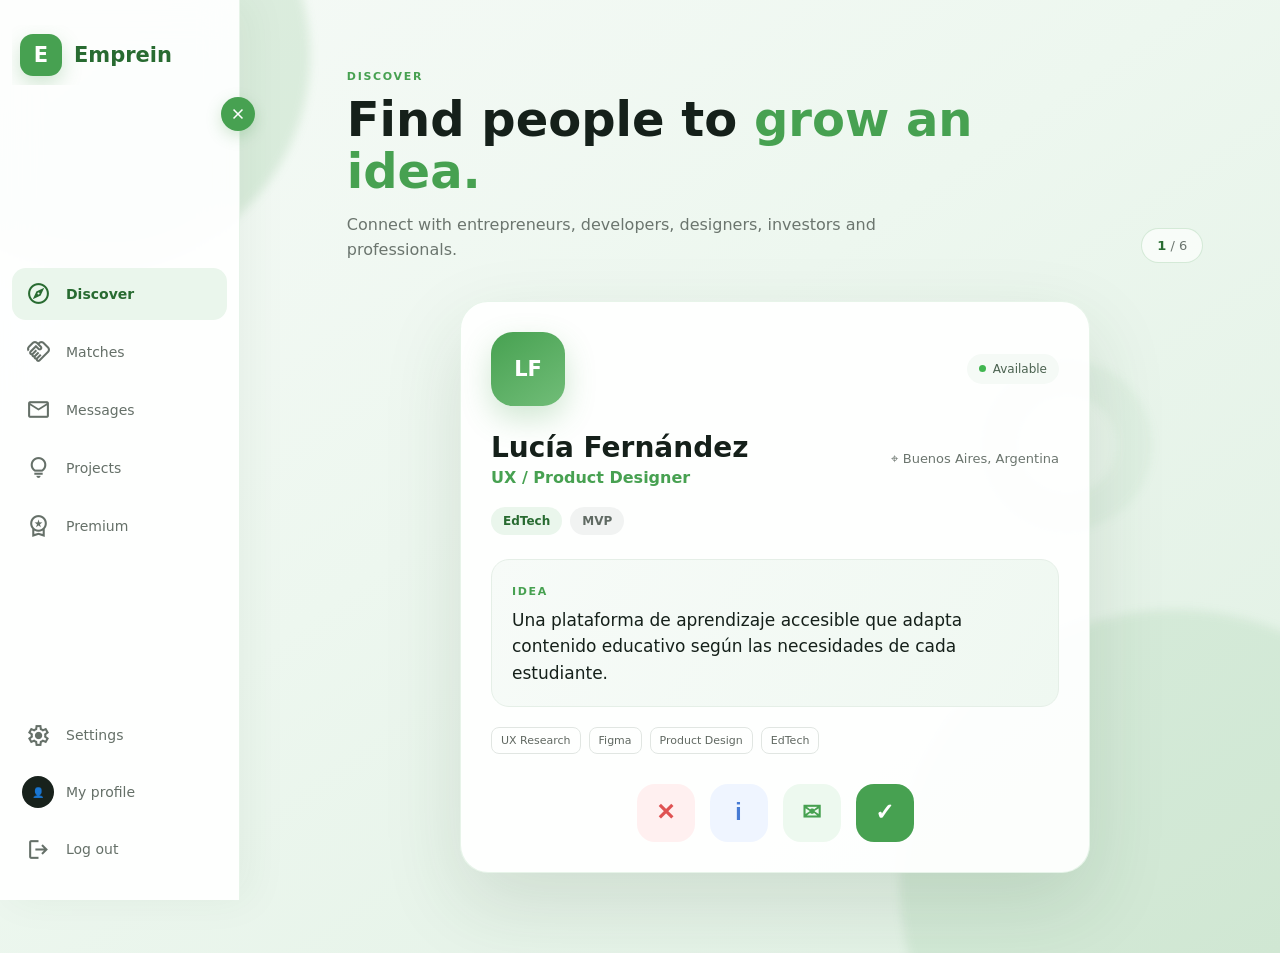
<file: index.html>
<!DOCTYPE html>
<html lang="es">
<head>
    <meta charset="UTF-8">
    <meta name="viewport" content="width=device-width, initial-scale=1.0, viewport-fit=cover">
    <title>Emprein | Conectá ideas</title>

    <link href="https://fonts.googleapis.com/css2?family=Material+Symbols+Outlined" rel="stylesheet">
    <link rel="stylesheet" href="css/base.css">
    <link rel="stylesheet" href="css/inicio.css">
    <link rel="stylesheet" href="css/responsive.css">
</head>

<body>

    <div class="background-decoration decoration-one"></div>
    <div class="background-decoration decoration-two"></div>
    <div class="background-decoration decoration-three"></div>

    <label class="mobile-menu-toggle" for="open-menu" aria-label="Abrir menú">
        <span class="material-symbols-outlined">menu</span>
    </label>
    <label class="sidebar-backdrop" for="open-menu" aria-label="Cerrar menú"></label>

    <aside class="sidebar">

        <form class="sidebar__form">
            <input type="checkbox" id="open-menu">
            <script>try { document.getElementById("open-menu").checked = matchMedia("(max-width: 700px)").matches || localStorage.getItem("empreinMenuCollapsed") === "1"; } catch (e) {}</script>
            <label class="material-symbols-outlined close-button" for="open-menu" title="Contraer menú">close</label>
            <label class="material-symbols-outlined open-button" for="open-menu" title="Abrir menú">double_arrow</label>
        </form>

        <a href="index.html" class="sidebar__brand">
            <div class="brand-logo">E</div>
            <span class="brand-name">Emprein</span>
        </a>

        <nav class="sidebar__nav">
            <ul>
                <li class="sidebar__item active" data-name="Descubrir">
                    <span class="material-symbols-outlined">explore</span>
                    <a href="index.html">Descubrir</a>
                </li>
                <li class="sidebar__item" data-name="Matches">
                    <span class="material-symbols-outlined">handshake</span>
                    <a href="pages/matches.html">Matches</a>
                </li>
                <li class="sidebar__item" data-name="Mensajes">
                    <span class="material-symbols-outlined">mail</span>
                    <a href="pages/mensajes.html">Mensajes</a>
                </li>
                <li class="sidebar__item" data-name="Proyectos">
                    <span class="material-symbols-outlined">lightbulb</span>
                    <a href="pages/proyectos.html">Proyectos</a>
                </li>
                <li class="sidebar__item" data-name="Premium">
                    <span class="material-symbols-outlined">workspace_premium</span>
                    <a href="pages/premium.html">Premium</a>
                </li>
            </ul>
        </nav>

        <div class="sidebar__bottom">
            <div class="sidebar__item" data-name="Configuración">
                <span class="material-symbols-outlined">settings</span>
                <a href="pages/configuracion.html">Configuración</a>
            </div>
            <div class="sidebar__item profile-item" data-name="Mi perfil">
                <div class="profile-avatar" id="sidebarProfileAvatar">NB</div>
                <a href="pages/perfil.html" id="sidebarProfileName">Mi perfil</a>
            </div>
            <div class="sidebar__item" data-name="Salir" id="logoutButton">
                <span class="material-symbols-outlined">logout</span>
                <a href="#">Salir</a>
            </div>
        </div>

    </aside>

    <main class="main">

        <section class="app-section active" id="discover">

            <div class="discover-header">
                <div>
                    <span class="section-label">DESCUBRIR</span>
                    <h1>Encontrá personas para <span>hacer crecer una idea.</span></h1>
                    <p>Conectá con emprendedores, desarrolladores, diseñadores, inversores y profesionales.</p>
                </div>
                <div class="profile-counter">
                    <span id="currentProfileNumber">1</span> / <span id="totalProfiles">1</span>
                </div>
            </div>

            <div class="card-wrapper">
                <article class="profile-card" id="profileCard">

                    <div class="card-top">
                        <div class="avatar" id="profileAvatar">LF</div>
                        <div class="card-status"><span class="status-dot"></span> Disponible</div>
                    </div>

                    <div class="profile-main">
                        <div class="profile-title">
                            <div>
                                <h2 id="profileName">Lucía Fernández</h2>
                                <p id="profileRole">UX Designer</p>
                            </div>
                            <div class="location">
                                <span>⌖</span>
                                <span id="profileLocation">Buenos Aires</span>
                            </div>
                        </div>

                        <div class="badges">
                            <span class="badge green" id="profileCategory">EdTech</span>
                            <span class="badge" id="profileStage">MVP</span>
                        </div>

                        <div class="idea-box">
                            <span class="idea-label">IDEA</span>
                            <p id="profileIdea">Plataforma de aprendizaje inclusivo.</p>
                        </div>

                        <div class="skills" id="profileSkills"></div>
                    </div>

                    <div class="actions">
                        <button class="action-button reject" data-tooltip="Descartar" id="rejectButton" aria-label="Descartar">✕</button>
                        <button class="action-button info" data-tooltip="Saber más" id="infoButton" aria-label="Saber más">i</button>
                        <button class="action-button contact" data-tooltip="Contactar" id="contactButton" aria-label="Contactar">✉</button>
                        <button class="action-button like" data-tooltip="Me interesa" id="likeButton" aria-label="Me interesa">✓</button>
                    </div>

                </article>
            </div>

        </section>

    </main>

    <!-- MODAL SABER MÁS -->
    <div class="modal-overlay" id="infoModal">
        <div class="modal">
            <button class="modal-close" data-close-modal>✕</button>

            <div class="modal-profile-header">
                <div class="modal-avatar" id="modalAvatar">LF</div>
                <div>
                    <h2 id="modalName">Lucía Fernández</h2>
                    <p id="modalRole">UX Designer</p>
                </div>
            </div>

            <div class="modal-section">
                <span class="modal-label">SOBRE EL PROYECTO</span>
                <p id="modalDescription"></p>
            </div>

            <div class="modal-section">
                <span class="modal-label">ESTÁ BUSCANDO</span>
                <p id="modalLookingFor"></p>
            </div>

            <div class="modal-data-grid">
                <div><span>Categoría</span><strong id="modalCategory"></strong></div>
                <div><span>Etapa</span><strong id="modalStage"></strong></div>
                <div><span>Ubicación</span><strong id="modalLocation"></strong></div>
            </div>

            <button class="primary-button" id="contactFromInfo">Contactar</button>
        </div>
    </div>

    <!-- MODAL CONTACTAR -->
    <div class="modal-overlay" id="contactModal">
        <div class="modal">
            <button class="modal-close" data-close-modal>✕</button>

            <span class="modal-label">NUEVA CONEXIÓN</span>
            <h2 class="contact-title">Contactar a <span id="contactName"></span></h2>
            <p class="contact-description">Presentate brevemente y contale por qué te interesa conectar.</p>

            <form id="contactForm">
                <label for="subject">Asunto</label>
                <input type="text" id="subject" placeholder="Ej: Me interesa colaborar con tu proyecto" required>

                <label for="message">Mensaje</label>
                <textarea id="message" placeholder="Hola, vi tu proyecto y me interesó porque..." required></textarea>

                <button type="submit" class="primary-button">Enviar mensaje</button>
            </form>
        </div>
    </div>

    <!-- TOAST -->
    <div class="toast" id="toast">
        <div class="toast-icon">✓</div>
        <div>
            <strong id="toastTitle">Listo</strong>
            <p id="toastMessage">Acción realizada.</p>
        </div>
    </div>
    
    <script src="script/i18n.js"></script>
    <script src="script/common.js"></script>
    <script src="script/inicio.js"></script>

</body>
</html>
</file>
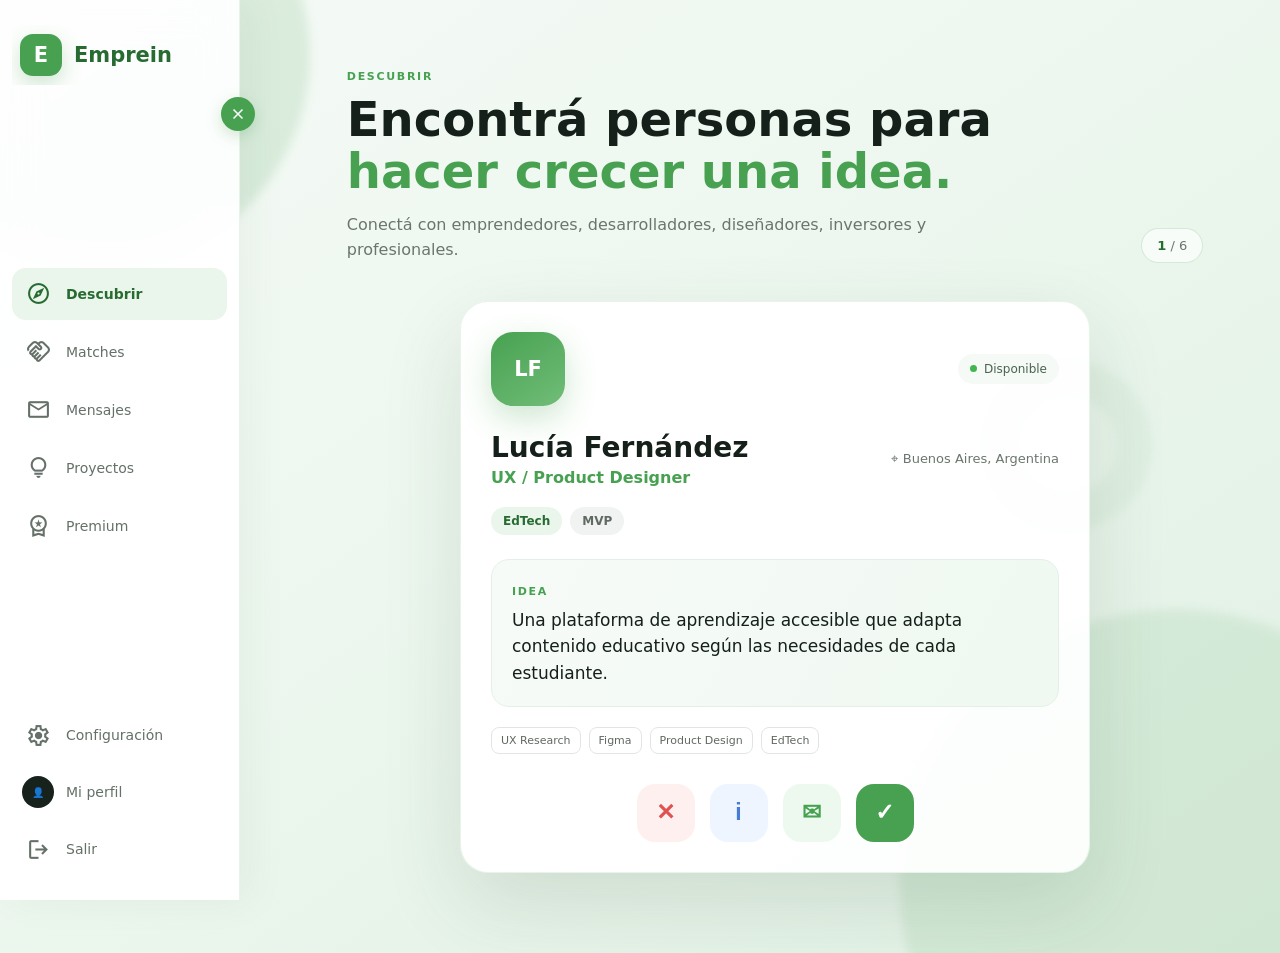
<file: inicio.html>
<!DOCTYPE html>
<html lang="es">
<head>
    <meta charset="UTF-8">
    <meta name="viewport" content="width=device-width, initial-scale=1.0, viewport-fit=cover">
    <title>Emprein | Conectá ideas</title>

    <link href="https://fonts.googleapis.com/css2?family=Material+Symbols+Outlined" rel="stylesheet">
    <link rel="stylesheet" href="css/base.css">
    <link rel="stylesheet" href="css/inicio.css">
    <link rel="stylesheet" href="css/responsive.css">
</head>

<body>

    <div class="background-decoration decoration-one"></div>
    <div class="background-decoration decoration-two"></div>
    <div class="background-decoration decoration-three"></div>

    <label class="mobile-menu-toggle" for="open-menu" aria-label="Abrir menú">
        <span class="material-symbols-outlined">menu</span>
    </label>
    <label class="sidebar-backdrop" for="open-menu" aria-label="Cerrar menú"></label>

    <aside class="sidebar">

        <form class="sidebar__form">
            <input type="checkbox" id="open-menu">
            <label class="material-symbols-outlined close-button" for="open-menu" title="Contraer menú">close</label>
            <label class="material-symbols-outlined open-button" for="open-menu" title="Abrir menú">double_arrow</label>
        </form>

        <a href="inicio.html" class="sidebar__brand">
            <div class="brand-logo">E</div>
            <span class="brand-name">Emprein</span>
        </a>

        <nav class="sidebar__nav">
            <ul>
                <li class="sidebar__item active" data-name="Descubrir">
                    <span class="material-symbols-outlined">explore</span>
                    <a href="inicio.html">Descubrir</a>
                </li>
                <li class="sidebar__item" data-name="Matches">
                    <span class="material-symbols-outlined">handshake</span>
                    <a href="pages/matches.html">Matches</a>
                </li>
                <li class="sidebar__item" data-name="Mensajes">
                    <span class="material-symbols-outlined">mail</span>
                    <a href="pages/mensajes.html">Mensajes</a>
                </li>
                <li class="sidebar__item" data-name="Proyectos">
                    <span class="material-symbols-outlined">lightbulb</span>
                    <a href="pages/proyectos.html">Proyectos</a>
                </li>
                <li class="sidebar__item" data-name="Premium">
                    <span class="material-symbols-outlined">workspace_premium</span>
                    <a href="pages/premium.html">Premium</a>
                </li>
            </ul>
        </nav>

        <div class="sidebar__bottom">
            <div class="sidebar__item" data-name="Configuración">
                <span class="material-symbols-outlined">settings</span>
                <a href="pages/configuracion.html">Configuración</a>
            </div>
            <div class="sidebar__item profile-item" data-name="Mi perfil">
                <div class="profile-avatar" id="sidebarProfileAvatar">NB</div>
                <a href="pages/perfil.html" id="sidebarProfileName">Mi perfil</a>
            </div>
            <div class="sidebar__item" data-name="Salir" id="logoutButton">
                <span class="material-symbols-outlined">logout</span>
                <a href="#">Salir</a>
            </div>
        </div>

    </aside>

    <main class="main">

        <section class="app-section active" id="discover">

            <div class="discover-header">
                <div>
                    <span class="section-label">DESCUBRIR</span>
                    <h1>Encontrá personas para <span>hacer crecer una idea.</span></h1>
                    <p>Conectá con emprendedores, desarrolladores, diseñadores, inversores y profesionales.</p>
                </div>
                <div class="profile-counter">
                    <span id="currentProfileNumber">1</span> / <span id="totalProfiles">1</span>
                </div>
            </div>

            <div class="card-wrapper">
                <article class="profile-card" id="profileCard">

                    <div class="card-top">
                        <div class="avatar" id="profileAvatar">LF</div>
                        <div class="card-status"><span class="status-dot"></span> Disponible</div>
                    </div>

                    <div class="profile-main">
                        <div class="profile-title">
                            <div>
                                <h2 id="profileName">Lucía Fernández</h2>
                                <p id="profileRole">UX Designer</p>
                            </div>
                            <div class="location">
                                <span>⌖</span>
                                <span id="profileLocation">Buenos Aires</span>
                            </div>
                        </div>

                        <div class="badges">
                            <span class="badge green" id="profileCategory">EdTech</span>
                            <span class="badge" id="profileStage">MVP</span>
                        </div>

                        <div class="idea-box">
                            <span class="idea-label">IDEA</span>
                            <p id="profileIdea">Plataforma de aprendizaje inclusivo.</p>
                        </div>

                        <div class="skills" id="profileSkills"></div>
                    </div>

                    <div class="actions">
                        <button class="action-button reject" data-tooltip="Descartar" id="rejectButton" aria-label="Descartar">✕</button>
                        <button class="action-button info" data-tooltip="Saber más" id="infoButton" aria-label="Saber más">i</button>
                        <button class="action-button contact" data-tooltip="Contactar" id="contactButton" aria-label="Contactar">✉</button>
                        <button class="action-button like" data-tooltip="Me interesa" id="likeButton" aria-label="Me interesa">✓</button>
                    </div>

                </article>
            </div>

        </section>

    </main>

    <!-- MODAL SABER MÁS -->
    <div class="modal-overlay" id="infoModal">
        <div class="modal">
            <button class="modal-close" data-close-modal>✕</button>

            <div class="modal-profile-header">
                <div class="modal-avatar" id="modalAvatar">LF</div>
                <div>
                    <h2 id="modalName">Lucía Fernández</h2>
                    <p id="modalRole">UX Designer</p>
                </div>
            </div>

            <div class="modal-section">
                <span class="modal-label">SOBRE EL PROYECTO</span>
                <p id="modalDescription"></p>
            </div>

            <div class="modal-section">
                <span class="modal-label">ESTÁ BUSCANDO</span>
                <p id="modalLookingFor"></p>
            </div>

            <div class="modal-data-grid">
                <div><span>Categoría</span><strong id="modalCategory"></strong></div>
                <div><span>Etapa</span><strong id="modalStage"></strong></div>
                <div><span>Ubicación</span><strong id="modalLocation"></strong></div>
            </div>

            <button class="primary-button" id="contactFromInfo">Contactar</button>
        </div>
    </div>

    <!-- MODAL CONTACTAR -->
    <div class="modal-overlay" id="contactModal">
        <div class="modal">
            <button class="modal-close" data-close-modal>✕</button>

            <span class="modal-label">NUEVA CONEXIÓN</span>
            <h2 class="contact-title">Contactar a <span id="contactName"></span></h2>
            <p class="contact-description">Presentate brevemente y contale por qué te interesa conectar.</p>

            <form id="contactForm">
                <label for="subject">Asunto</label>
                <input type="text" id="subject" placeholder="Ej: Me interesa colaborar con tu proyecto" required>

                <label for="message">Mensaje</label>
                <textarea id="message" placeholder="Hola, vi tu proyecto y me interesó porque..." required></textarea>

                <button type="submit" class="primary-button">Enviar mensaje</button>
            </form>
        </div>
    </div>

    <!-- TOAST -->
    <div class="toast" id="toast">
        <div class="toast-icon">✓</div>
        <div>
            <strong id="toastTitle">Listo</strong>
            <p id="toastMessage">Acción realizada.</p>
        </div>
    </div>

    <script src="script/common.js"></script>
    <script src="script/inicio.js"></script>

</body>
</html>
</file>
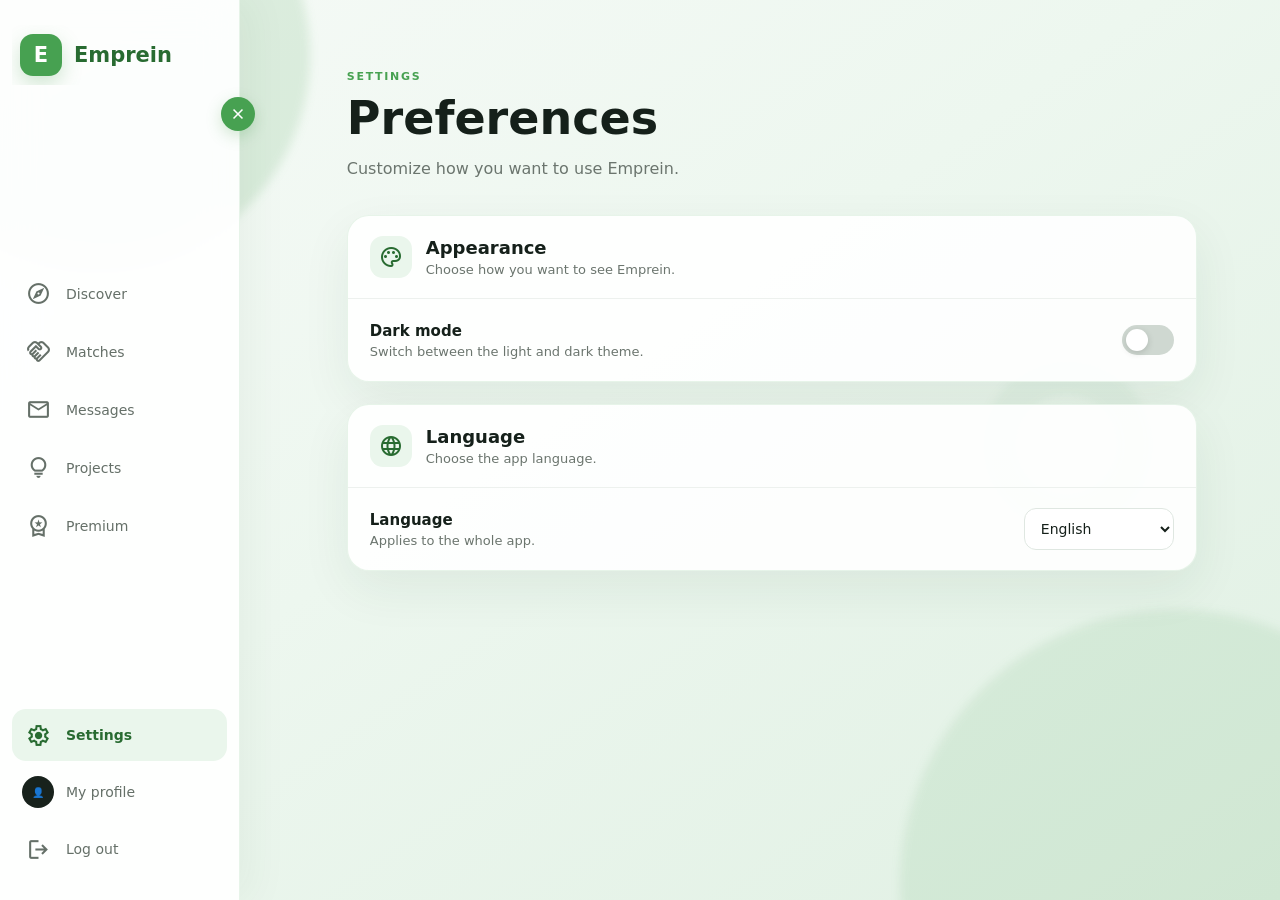
<file: pages/configuracion.html>
<!DOCTYPE html>
<html lang="es">
<head>
    <meta charset="UTF-8">
    <meta name="viewport" content="width=device-width, initial-scale=1.0, viewport-fit=cover">
    <title>Emprein | Configuración</title>

    <link href="https://fonts.googleapis.com/css2?family=Material+Symbols+Outlined" rel="stylesheet">
    <link rel="stylesheet" href="../css/base.css">
    <link rel="stylesheet" href="../css/configuracion.css">
    <link rel="stylesheet" href="../css/responsive.css">
</head>

<body>

    <div class="background-decoration decoration-one"></div>
    <div class="background-decoration decoration-two"></div>
    <div class="background-decoration decoration-three"></div>

    <label class="mobile-menu-toggle" for="open-menu" aria-label="Abrir menú">
        <span class="material-symbols-outlined">menu</span>
    </label>
    <label class="sidebar-backdrop" for="open-menu" aria-label="Cerrar menú"></label>

    <aside class="sidebar">

        <form class="sidebar__form">
            <input type="checkbox" id="open-menu">
            <script>try { document.getElementById("open-menu").checked = matchMedia("(max-width: 700px)").matches || localStorage.getItem("empreinMenuCollapsed") === "1"; } catch (e) {}</script>
            <label class="material-symbols-outlined close-button" for="open-menu" title="Contraer menú">close</label>
            <label class="material-symbols-outlined open-button" for="open-menu" title="Abrir menú">double_arrow</label>
        </form>

        <a href="../index.html" class="sidebar__brand">
            <div class="brand-logo">E</div>
            <span class="brand-name">Emprein</span>
        </a>

        <nav class="sidebar__nav">
            <ul>
                <li class="sidebar__item" data-name="Descubrir">
                    <span class="material-symbols-outlined">explore</span>
                    <a href="../index.html">Descubrir</a>
                </li>
                <li class="sidebar__item" data-name="Matches">
                    <span class="material-symbols-outlined">handshake</span>
                    <a href="matches.html">Matches</a>
                </li>
                <li class="sidebar__item" data-name="Mensajes">
                    <span class="material-symbols-outlined">mail</span>
                    <a href="mensajes.html">Mensajes</a>
                </li>
                <li class="sidebar__item" data-name="Proyectos">
                    <span class="material-symbols-outlined">lightbulb</span>
                    <a href="proyectos.html">Proyectos</a>
                </li>
                <li class="sidebar__item" data-name="Premium">
                    <span class="material-symbols-outlined">workspace_premium</span>
                    <a href="premium.html">Premium</a>
                </li>
            </ul>
        </nav>

        <div class="sidebar__bottom">
            <div class="sidebar__item active" data-name="Configuración">
                <span class="material-symbols-outlined">settings</span>
                <a href="configuracion.html">Configuración</a>
            </div>
            <div class="sidebar__item profile-item" data-name="Mi perfil">
                <div class="profile-avatar" id="sidebarProfileAvatar">NB</div>
                <a href="perfil.html" id="sidebarProfileName">Mi perfil</a>
            </div>
            <div class="sidebar__item" data-name="Salir" id="logoutButton">
                <span class="material-symbols-outlined">logout</span>
                <a href="#">Salir</a>
            </div>
        </div>

    </aside>

    <main class="main">

        <section class="app-section active" id="settings">

            <div class="page-header">
                <div>
                    <span class="section-label">CONFIGURACIÓN</span>
                    <h1>Preferencias</h1>
                    <p>Personalizá cómo querés usar Emprein.</p>
                </div>
            </div>

            <div class="settings-container">

                <section class="settings-group">
                    <div class="settings-group__header">
                        <span class="material-symbols-outlined">palette</span>
                        <div>
                            <h2>Apariencia</h2>
                            <p>Elegí cómo querés ver Emprein.</p>
                        </div>
                    </div>
                    <div class="settings-card">
                        <div>
                            <h3>Modo oscuro</h3>
                            <p>Alterná entre el tema claro y oscuro.</p>
                        </div>
                        <label class="switch">
                            <input type="checkbox" id="darkModeToggle">
                            <span class="slider"></span>
                        </label>
                    </div>
                </section>

                <section class="settings-group">
                    <div class="settings-group__header">
                        <span class="material-symbols-outlined">language</span>
                        <div>
                            <h2>Idioma</h2>
                            <p>Elegí el idioma de la aplicación.</p>
                        </div>
                    </div>
                    <div class="settings-card">
                        <div>
                            <h3>Idioma</h3>
                            <p>Se aplica a toda la aplicación.</p>
                        </div>
                        <select id="languageSelect" aria-label="Idioma"></select>
                    </div>
                </section>

            </div>

        </section>

    </main>

    <!-- TOAST -->
    <div class="toast" id="toast">
        <div class="toast-icon">✓</div>
        <div>
            <strong id="toastTitle">Listo</strong>
            <p id="toastMessage">Acción realizada.</p>
        </div>
    </div>

    <script src="../script/i18n.js"></script>
    <script src="../script/common.js"></script>
    <script src="../script/configuracion.js"></script>

</body>
</html>
</file>
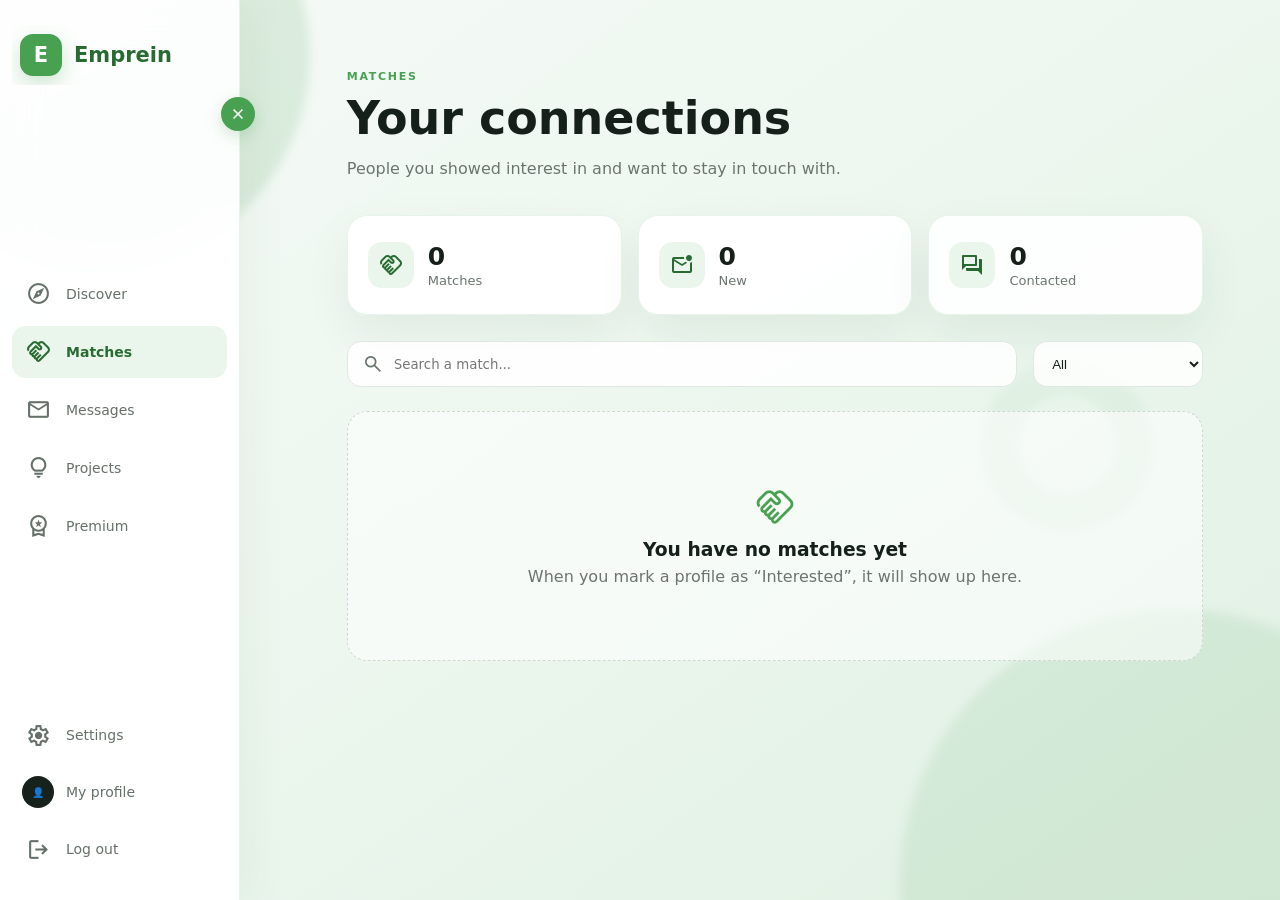
<file: pages/matches.html>
<!DOCTYPE html>
<html lang="es">
<head>
    <meta charset="UTF-8">
    <meta name="viewport" content="width=device-width, initial-scale=1.0, viewport-fit=cover">
    <title>Emprein | Matches</title>

    <link href="https://fonts.googleapis.com/css2?family=Material+Symbols+Outlined" rel="stylesheet">
    <link rel="stylesheet" href="../css/base.css">
    <link rel="stylesheet" href="../css/matches.css">
    <link rel="stylesheet" href="../css/responsive.css">
</head>

<body>

    <div class="background-decoration decoration-one"></div>
    <div class="background-decoration decoration-two"></div>
    <div class="background-decoration decoration-three"></div>

    <label class="mobile-menu-toggle" for="open-menu" aria-label="Abrir menú">
        <span class="material-symbols-outlined">menu</span>
    </label>
    <label class="sidebar-backdrop" for="open-menu" aria-label="Cerrar menú"></label>

    <aside class="sidebar">

        <form class="sidebar__form">
            <input type="checkbox" id="open-menu">
            <script>try { document.getElementById("open-menu").checked = matchMedia("(max-width: 700px)").matches || localStorage.getItem("empreinMenuCollapsed") === "1"; } catch (e) {}</script>
            <label class="material-symbols-outlined close-button" for="open-menu" title="Contraer menú">close</label>
            <label class="material-symbols-outlined open-button" for="open-menu" title="Abrir menú">double_arrow</label>
        </form>

        <a href="../index.html" class="sidebar__brand">
            <div class="brand-logo">E</div>
            <span class="brand-name">Emprein</span>
        </a>

        <nav class="sidebar__nav">
            <ul>
                <li class="sidebar__item" data-name="Descubrir">
                    <span class="material-symbols-outlined">explore</span>
                    <a href="../index.html">Descubrir</a>
                </li>
                <li class="sidebar__item active" data-name="Matches">
                    <span class="material-symbols-outlined">handshake</span>
                    <a href="matches.html">Matches</a>
                </li>
                <li class="sidebar__item" data-name="Mensajes">
                    <span class="material-symbols-outlined">mail</span>
                    <a href="mensajes.html">Mensajes</a>
                </li>
                <li class="sidebar__item" data-name="Proyectos">
                    <span class="material-symbols-outlined">lightbulb</span>
                    <a href="proyectos.html">Proyectos</a>
                </li>
                <li class="sidebar__item" data-name="Premium">
                    <span class="material-symbols-outlined">workspace_premium</span>
                    <a href="premium.html">Premium</a>
                </li>
            </ul>
        </nav>

        <div class="sidebar__bottom">
            <div class="sidebar__item" data-name="Configuración">
                <span class="material-symbols-outlined">settings</span>
                <a href="configuracion.html">Configuración</a>
            </div>
            <div class="sidebar__item profile-item" data-name="Mi perfil">
                <div class="profile-avatar" id="sidebarProfileAvatar">NB</div>
                <a href="perfil.html" id="sidebarProfileName">Mi perfil</a>
            </div>
            <div class="sidebar__item" data-name="Salir" id="logoutButton">
                <span class="material-symbols-outlined">logout</span>
                <a href="#">Salir</a>
            </div>
        </div>

    </aside>

    <main class="main">

        <section class="app-section active" id="matches">

            <div class="page-header">
                <div>
                    <span class="section-label">MATCHES</span>
                    <h1>Tus conexiones</h1>
                    <p>Personas con las que marcaste interés y querés seguir en contacto.</p>
                </div>
            </div>

            <div class="matches-summary">
                <article class="summary-card">
                    <span class="material-symbols-outlined">handshake</span>
                    <div><strong id="totalMatchesCount">0</strong><p>Matches</p></div>
                </article>
                <article class="summary-card">
                    <span class="material-symbols-outlined">mark_email_unread</span>
                    <div><strong id="newMatchesCount">0</strong><p>Nuevos</p></div>
                </article>
                <article class="summary-card">
                    <span class="material-symbols-outlined">forum</span>
                    <div><strong id="contactedMatchesCount">0</strong><p>Contactados</p></div>
                </article>
            </div>

            <div class="section-toolbar">
                <label class="search-box" for="matchSearch">
                    <span class="material-symbols-outlined">search</span>
                    <input type="search" id="matchSearch" placeholder="Buscar un match...">
                </label>
                <select id="matchFilter" aria-label="Filtrar matches">
                    <option value="all">Todos</option>
                    <option value="new">Nuevos</option>
                    <option value="contacted">Contactados</option>
                </select>
            </div>

            <div class="matches-grid" id="matchesGrid">
                <div class="empty-state" id="matchesEmptyState">
                    <span class="material-symbols-outlined">handshake</span>
                    <h3>Todavía no tenés matches</h3>
                    <p>Cuando marques un perfil como “Me interesa”, va a aparecer acá.</p>
                </div>
            </div>

        </section>

    </main>

    <!-- MODAL CONTACTAR -->
    <div class="modal-overlay" id="contactModal">
        <div class="modal">
            <button class="modal-close" data-close-modal>✕</button>

            <span class="modal-label">NUEVA CONEXIÓN</span>
            <h2 class="contact-title">Contactar a <span id="contactName"></span></h2>
            <p class="contact-description">Presentate brevemente y contale por qué te interesa conectar.</p>

            <form id="contactForm">
                <label for="subject">Asunto</label>
                <input type="text" id="subject" placeholder="Ej: Me interesa colaborar con tu proyecto" required>

                <label for="message">Mensaje</label>
                <textarea id="message" placeholder="Hola, vi tu proyecto y me interesó porque..." required></textarea>

                <button type="submit" class="primary-button">Enviar mensaje</button>
            </form>
        </div>
    </div>

    <!-- TOAST -->
    <div class="toast" id="toast">
        <div class="toast-icon">✓</div>
        <div>
            <strong id="toastTitle">Listo</strong>
            <p id="toastMessage">Acción realizada.</p>
        </div>
    </div>
    
    <script src="../script/i18n.js"></script>
    <script src="../script/common.js"></script>
    <script src="../script/matches.js"></script>

</body>
</html>
</file>
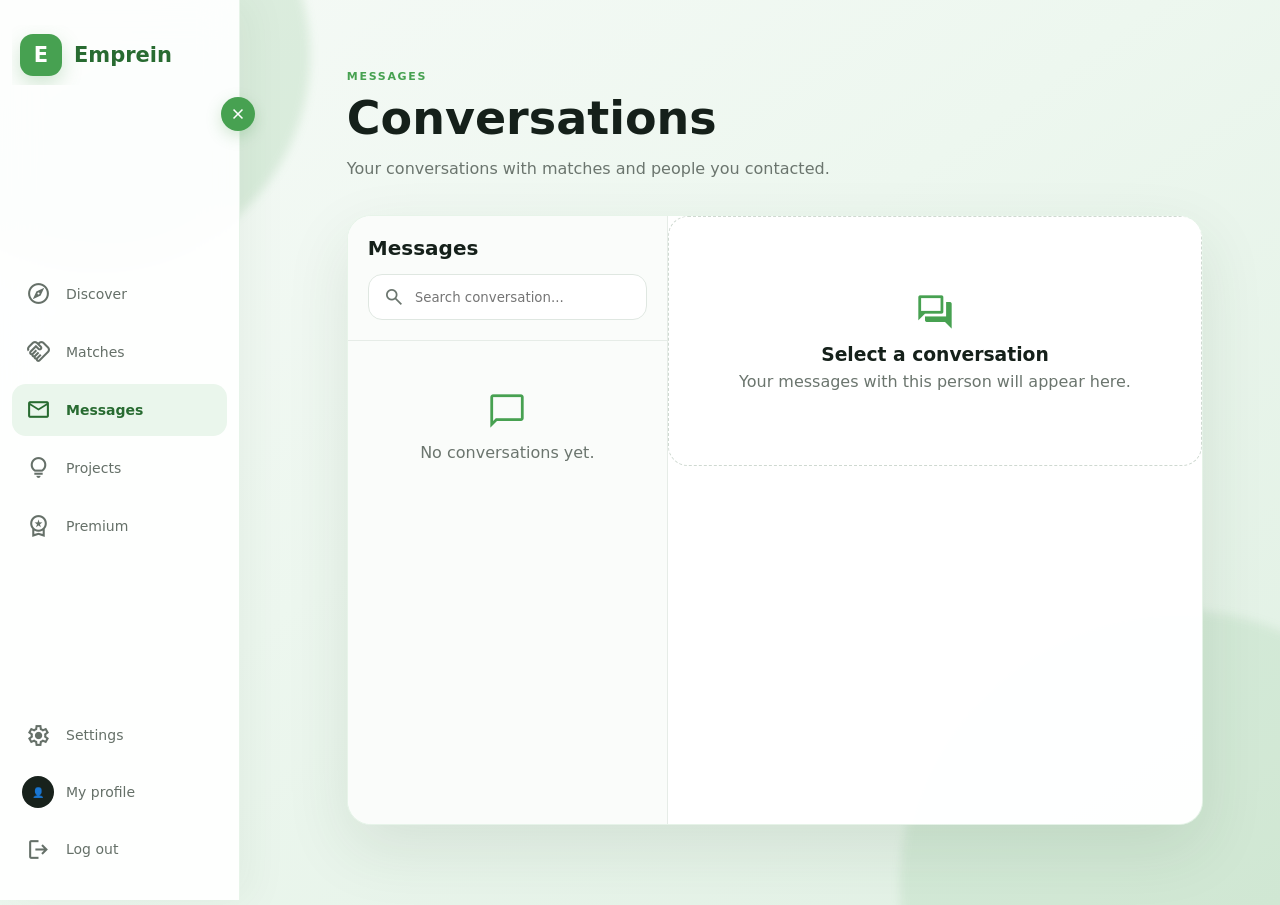
<file: pages/mensajes.html>
<!DOCTYPE html>
<html lang="es">
<head>
    <meta charset="UTF-8">
    <meta name="viewport" content="width=device-width, initial-scale=1.0, viewport-fit=cover">
    <title>Emprein | Mensajes</title>

    <link href="https://fonts.googleapis.com/css2?family=Material+Symbols+Outlined" rel="stylesheet">
    <link rel="stylesheet" href="../css/base.css">
    <link rel="stylesheet" href="../css/mensajes.css">
    <link rel="stylesheet" href="../css/responsive.css">
</head>

<body>

    <div class="background-decoration decoration-one"></div>
    <div class="background-decoration decoration-two"></div>
    <div class="background-decoration decoration-three"></div>

    <label class="mobile-menu-toggle" for="open-menu" aria-label="Abrir menú">
        <span class="material-symbols-outlined">menu</span>
    </label>
    <label class="sidebar-backdrop" for="open-menu" aria-label="Cerrar menú"></label>

    <aside class="sidebar">

        <form class="sidebar__form">
            <input type="checkbox" id="open-menu">
            <script>try { document.getElementById("open-menu").checked = matchMedia("(max-width: 700px)").matches || localStorage.getItem("empreinMenuCollapsed") === "1"; } catch (e) {}</script>
            <label class="material-symbols-outlined close-button" for="open-menu" title="Contraer menú">close</label>
            <label class="material-symbols-outlined open-button" for="open-menu" title="Abrir menú">double_arrow</label>
        </form>

        <a href="../index.html" class="sidebar__brand">
            <div class="brand-logo">E</div>
            <span class="brand-name">Emprein</span>
        </a>

        <nav class="sidebar__nav">
            <ul>
                <li class="sidebar__item" data-name="Descubrir">
                    <span class="material-symbols-outlined">explore</span>
                    <a href="../index.html">Descubrir</a>
                </li>
                <li class="sidebar__item" data-name="Matches">
                    <span class="material-symbols-outlined">handshake</span>
                    <a href="matches.html">Matches</a>
                </li>
                <li class="sidebar__item active" data-name="Mensajes">
                    <span class="material-symbols-outlined">mail</span>
                    <a href="mensajes.html">Mensajes</a>
                </li>
                <li class="sidebar__item" data-name="Proyectos">
                    <span class="material-symbols-outlined">lightbulb</span>
                    <a href="proyectos.html">Proyectos</a>
                </li>
                <li class="sidebar__item" data-name="Premium">
                    <span class="material-symbols-outlined">workspace_premium</span>
                    <a href="premium.html">Premium</a>
                </li>
            </ul>
        </nav>

        <div class="sidebar__bottom">
            <div class="sidebar__item" data-name="Configuración">
                <span class="material-symbols-outlined">settings</span>
                <a href="configuracion.html">Configuración</a>
            </div>
            <div class="sidebar__item profile-item" data-name="Mi perfil">
                <div class="profile-avatar" id="sidebarProfileAvatar">NB</div>
                <a href="perfil.html" id="sidebarProfileName">Mi perfil</a>
            </div>
            <div class="sidebar__item" data-name="Salir" id="logoutButton">
                <span class="material-symbols-outlined">logout</span>
                <a href="#">Salir</a>
            </div>
        </div>

    </aside>

    <main class="main">

        <section class="app-section active" id="messages">

            <div class="page-header">
                <div>
                    <span class="section-label">MENSAJES</span>
                    <h1>Conversaciones</h1>
                    <p>Tus conversaciones con matches y personas que contactaste.</p>
                </div>
            </div>

            <div class="messages-layout">

                <aside class="conversation-panel">
                    <div class="conversation-panel__header">
                        <h2>Mensajes</h2>
                        <label class="search-box" for="conversationSearch">
                            <span class="material-symbols-outlined">search</span>
                            <input type="search" id="conversationSearch" placeholder="Buscar conversación...">
                        </label>
                    </div>
                    <div class="conversation-list" id="conversationList">
                        <div class="empty-state compact" id="conversationsEmptyState">
                            <span class="material-symbols-outlined">chat_bubble</span>
                            <p>No hay conversaciones todavía.</p>
                        </div>
                    </div>
                </aside>

                <section class="chat-panel" id="chatPanel">

                    <div class="empty-chat" id="emptyChat">
                        <span class="material-symbols-outlined">forum</span>
                        <h3>Seleccioná una conversación</h3>
                        <p>Tus mensajes con esa persona aparecerán acá.</p>
                    </div>

                    <div class="chat-content" id="chatContent" hidden>
                        <header class="chat-header">
                            <div class="chat-person">
                                <div class="chat-avatar" id="chatAvatar">LF</div>
                                <div>
                                    <h3 id="chatName">Lucía Fernández</h3>
                                    <p id="chatRole">UX Designer</p>
                                </div>
                            </div>
                            <div class="chat-header-actions">
                                <button type="button" class="chat-action" id="pinChatButton" aria-pressed="false" title="Destacar conversación">
                                    <span class="material-symbols-outlined">star</span>
                                    <span class="chat-action__label">Destacar</span>
                                </button>
                                <button type="button" class="chat-action chat-action--danger" id="deleteChatButton" title="Eliminar conversación">
                                    <span class="material-symbols-outlined">delete</span>
                                    <span class="chat-action__label">Eliminar</span>
                                </button>
                            </div>
                        </header>

                        <div class="chat-messages" id="chatMessages"></div>

                        <form class="chat-form" id="chatForm">
                            <textarea id="chatMessageInput" rows="1" placeholder="Escribí un mensaje..." required></textarea>
                            <button type="submit" class="chat-send-button" aria-label="Enviar mensaje">
                                <span class="material-symbols-outlined">send</span>
                            </button>
                        </form>
                    </div>

                </section>

            </div>

        </section>

    </main>

    <!-- TOAST -->
    <div class="toast" id="toast">
        <div class="toast-icon">✓</div>
        <div>
            <strong id="toastTitle">Listo</strong>
            <p id="toastMessage">Acción realizada.</p>
        </div>
    </div>

    <script src="../script/i18n.js"></script>
    <script src="../script/common.js"></script>
    <script src="../script/mensajes.js"></script>

</body>
</html>
</file>
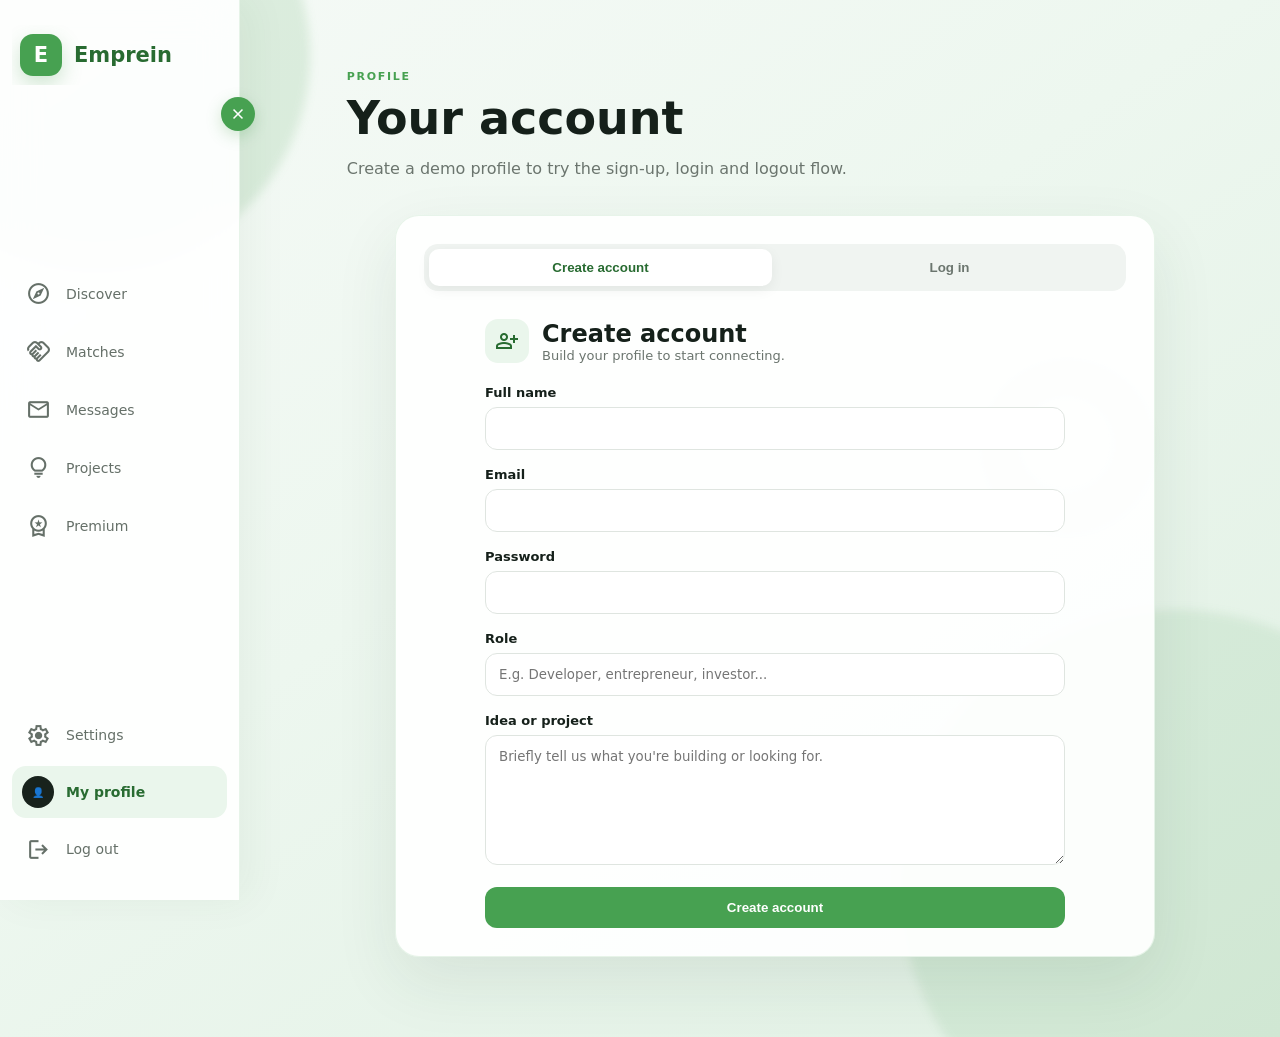
<file: pages/perfil.html>
<!DOCTYPE html>
<html lang="es">
<head>
    <meta charset="UTF-8">
    <meta name="viewport" content="width=device-width, initial-scale=1.0, viewport-fit=cover">
    <title>Emprein | Mi perfil</title>

    <link href="https://fonts.googleapis.com/css2?family=Material+Symbols+Outlined" rel="stylesheet">
    <link rel="stylesheet" href="../css/base.css">
    <link rel="stylesheet" href="../css/perfil.css">
    <link rel="stylesheet" href="../css/responsive.css">
</head>

<body>

    <div class="background-decoration decoration-one"></div>
    <div class="background-decoration decoration-two"></div>
    <div class="background-decoration decoration-three"></div>

    <label class="mobile-menu-toggle" for="open-menu" aria-label="Abrir menú">
        <span class="material-symbols-outlined">menu</span>
    </label>
    <label class="sidebar-backdrop" for="open-menu" aria-label="Cerrar menú"></label>

    <aside class="sidebar">

        <form class="sidebar__form">
            <input type="checkbox" id="open-menu">
            <script>try { document.getElementById("open-menu").checked = matchMedia("(max-width: 700px)").matches || localStorage.getItem("empreinMenuCollapsed") === "1"; } catch (e) {}</script>
            <label class="material-symbols-outlined close-button" for="open-menu" title="Contraer menú">close</label>
            <label class="material-symbols-outlined open-button" for="open-menu" title="Abrir menú">double_arrow</label>
        </form>

        <a href="../index.html" class="sidebar__brand">
            <div class="brand-logo">E</div>
            <span class="brand-name">Emprein</span>
        </a>

        <nav class="sidebar__nav">
            <ul>
                <li class="sidebar__item" data-name="Descubrir">
                    <span class="material-symbols-outlined">explore</span>
                    <a href="../index.html">Descubrir</a>
                </li>
                <li class="sidebar__item" data-name="Matches">
                    <span class="material-symbols-outlined">handshake</span>
                    <a href="matches.html">Matches</a>
                </li>
                <li class="sidebar__item" data-name="Mensajes">
                    <span class="material-symbols-outlined">mail</span>
                    <a href="mensajes.html">Mensajes</a>
                </li>
                <li class="sidebar__item" data-name="Proyectos">
                    <span class="material-symbols-outlined">lightbulb</span>
                    <a href="proyectos.html">Proyectos</a>
                </li>
                <li class="sidebar__item" data-name="Premium">
                    <span class="material-symbols-outlined">workspace_premium</span>
                    <a href="premium.html">Premium</a>
                </li>
            </ul>
        </nav>

        <div class="sidebar__bottom">
            <div class="sidebar__item" data-name="Configuración">
                <span class="material-symbols-outlined">settings</span>
                <a href="configuracion.html">Configuración</a>
            </div>
            <div class="sidebar__item profile-item active" data-name="Mi perfil">
                <div class="profile-avatar" id="sidebarProfileAvatar">NB</div>
                <a href="perfil.html" id="sidebarProfileName">Mi perfil</a>
            </div>
            <div class="sidebar__item" data-name="Salir" id="logoutButton">
                <span class="material-symbols-outlined">logout</span>
                <a href="#">Salir</a>
            </div>
        </div>

    </aside>

    <main class="main">

        <section class="app-section active" id="profile">

            <div class="page-header">
                <div>
                    <span class="section-label">PERFIL</span>
                    <h1>Tu cuenta</h1>
                    <p>Creá un perfil simbólico para probar el flujo de registro, sesión y cierre de sesión.</p>
                </div>
            </div>

            <div class="account-auth" id="profileGuest">

                <div class="auth-tabs">
                    <button type="button" class="auth-tab active" id="showRegisterButton">Crear cuenta</button>
                    <button type="button" class="auth-tab" id="showLoginButton">Iniciar sesión</button>
                </div>

                <form class="account-form" id="registerForm">
                    <div class="form-heading">
                        <span class="material-symbols-outlined">person_add</span>
                        <div><h2>Crear cuenta</h2><p>Armá tu perfil para empezar a conectar.</p></div>
                    </div>

                    <label for="registerName">Nombre completo</label>
                    <input type="text" id="registerName" autocomplete="name" required>

                    <label for="registerEmail">Email</label>
                    <input type="email" id="registerEmail" autocomplete="email" required>

                    <label for="registerPassword">Contraseña</label>
                    <input type="password" id="registerPassword" autocomplete="new-password" required>

                    <label for="registerRole">Rol</label>
                    <input type="text" id="registerRole" placeholder="Ej: Desarrollador, emprendedor, inversor..." required>
                    <label for="registerIdea">Idea o proyecto</label>
                    <textarea id="registerIdea" placeholder="Contá brevemente qué estás construyendo o qué buscás."></textarea>

                    <button type="submit" class="primary-button">Crear cuenta</button>
                </form>

                <form class="account-form" id="loginForm" hidden>
                    <div class="form-heading">
                        <span class="material-symbols-outlined">login</span>
                        <div><h2>Iniciar sesión</h2><p>Ingresá con la cuenta que creaste en este navegador.</p></div>
                    </div>

                    <label for="loginEmail">Email</label>
                    <input type="email" id="loginEmail" autocomplete="email" required>

                    <label for="loginPassword">Contraseña</label>
                    <input type="password" id="loginPassword" autocomplete="current-password" required>
                    <button type="submit" class="primary-button">Entrar</button>
                    <p class="auth-note">Esta cuenta será solo una simulación local. No usaremos autenticación real todavía.</p>
                </form>

            </div>

            <div class="account-profile" id="profileLoggedIn" hidden>

                <div class="account-profile__hero">
                    <div class="account-avatar" id="accountAvatar">NB</div>
                    <div>
                        <span class="account-status"><span class="status-dot"></span> Perfil activo</span>
                        <h2 id="accountDisplayName">Nehuen Boneo</h2>
                        <p id="accountDisplayRole">Emprendedor</p>
                    </div>
                </div>

                <div class="account-details-grid">
                    <div class="account-detail-card"><span>Email</span><strong id="accountDisplayEmail">correo@ejemplo.com</strong></div>
                    <div class="account-detail-card"><span>Plan</span><strong id="accountDisplayPlan">Free</strong></div>
                    <div class="account-detail-card account-detail-card--wide"><span>Idea / proyecto</span><strong id="accountDisplayIdea">Tu idea aparecerá acá.</strong></div>
                </div>

                <div class="account-actions">
                    <button type="button" class="secondary-button" id="editProfileButton">Editar perfil</button>
                    <button type="button" class="danger-button" id="profileLogoutButton">Cerrar sesión</button>
                </div>

            </div>

        </section>

    </main>

    <!-- TOAST -->
    <div class="toast" id="toast">
        <div class="toast-icon">✓</div>
        <div>
            <strong id="toastTitle">Listo</strong>
            <p id="toastMessage">Acción realizada.</p>
        </div>
    </div>

    <script src="../script/i18n.js"></script>
    <script src="../script/common.js"></script>
    <script src="../script/perfil.js"></script>

</body>
</html>
</file>
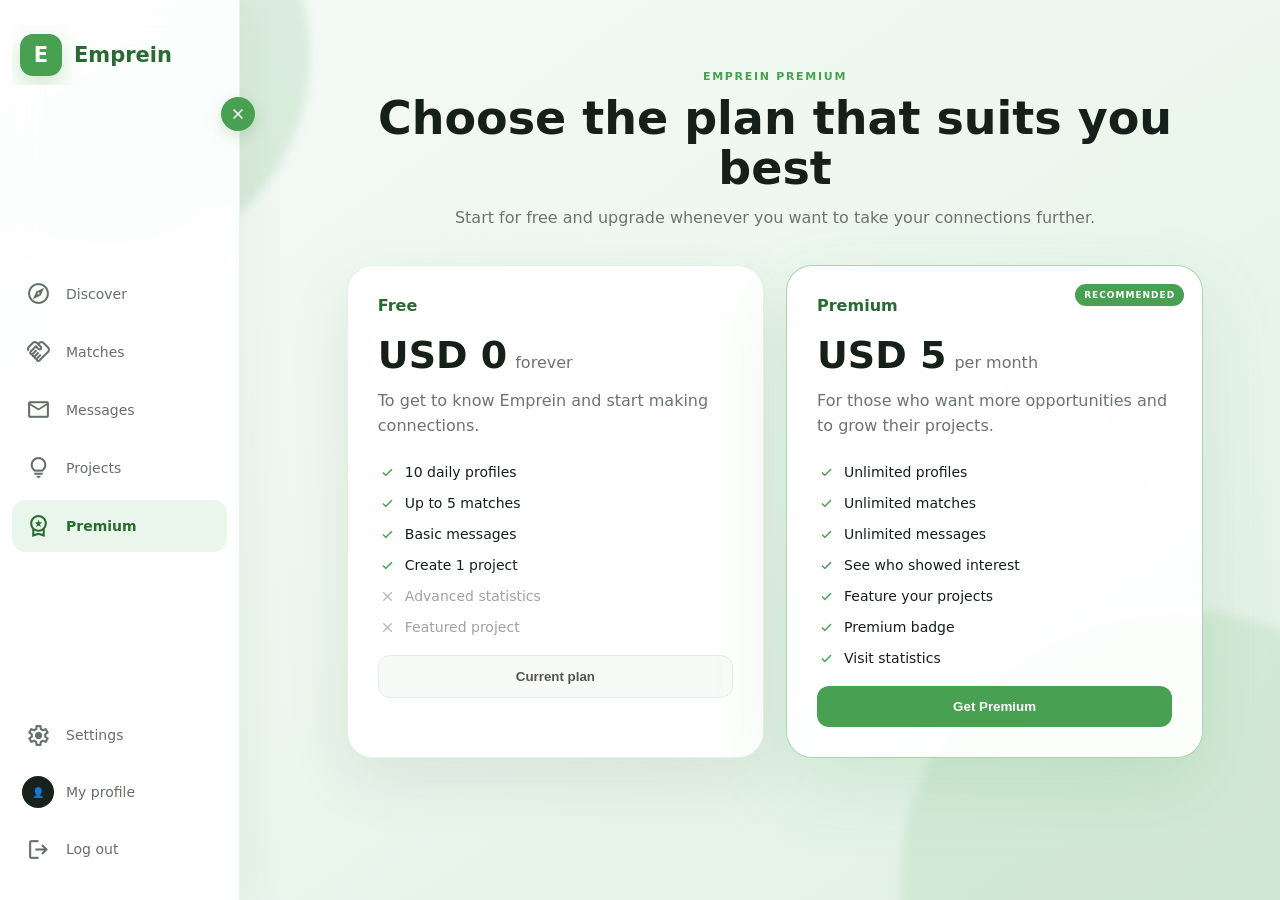
<file: pages/premium.html>
<!DOCTYPE html>
<html lang="es">
<head>
    <meta charset="UTF-8">
    <meta name="viewport" content="width=device-width, initial-scale=1.0, viewport-fit=cover">
    <title>Emprein | Premium</title>

    <link href="https://fonts.googleapis.com/css2?family=Material+Symbols+Outlined" rel="stylesheet">
    <link rel="stylesheet" href="../css/base.css">
    <link rel="stylesheet" href="../css/premium.css">
    <link rel="stylesheet" href="../css/responsive.css">
</head>

<body>

    <div class="background-decoration decoration-one"></div>
    <div class="background-decoration decoration-two"></div>
    <div class="background-decoration decoration-three"></div>

    <label class="mobile-menu-toggle" for="open-menu" aria-label="Abrir menú">
        <span class="material-symbols-outlined">menu</span>
    </label>
    <label class="sidebar-backdrop" for="open-menu" aria-label="Cerrar menú"></label>

    <aside class="sidebar">

        <form class="sidebar__form">
            <input type="checkbox" id="open-menu">
            <script>try { document.getElementById("open-menu").checked = matchMedia("(max-width: 700px)").matches || localStorage.getItem("empreinMenuCollapsed") === "1"; } catch (e) {}</script>
            <label class="material-symbols-outlined close-button" for="open-menu" title="Contraer menú">close</label>
            <label class="material-symbols-outlined open-button" for="open-menu" title="Abrir menú">double_arrow</label>
        </form>

        <a href="../index.html" class="sidebar__brand">
            <div class="brand-logo">E</div>
            <span class="brand-name">Emprein</span>
        </a>

        <nav class="sidebar__nav">
            <ul>
                <li class="sidebar__item" data-name="Descubrir">
                    <span class="material-symbols-outlined">explore</span>
                    <a href="../index.html">Descubrir</a>
                </li>
                <li class="sidebar__item" data-name="Matches">
                    <span class="material-symbols-outlined">handshake</span>
                    <a href="matches.html">Matches</a>
                </li>
                <li class="sidebar__item" data-name="Mensajes">
                    <span class="material-symbols-outlined">mail</span>
                    <a href="mensajes.html">Mensajes</a>
                </li>
                <li class="sidebar__item" data-name="Proyectos">
                    <span class="material-symbols-outlined">lightbulb</span>
                    <a href="proyectos.html">Proyectos</a>
                </li>
                <li class="sidebar__item active" data-name="Premium">
                    <span class="material-symbols-outlined">workspace_premium</span>
                    <a href="premium.html">Premium</a>
                </li>
            </ul>
        </nav>

        <div class="sidebar__bottom">
            <div class="sidebar__item" data-name="Configuración">
                <span class="material-symbols-outlined">settings</span>
                <a href="configuracion.html">Configuración</a>
            </div>
            <div class="sidebar__item profile-item" data-name="Mi perfil">
                <div class="profile-avatar" id="sidebarProfileAvatar">NB</div>
                <a href="perfil.html" id="sidebarProfileName">Mi perfil</a>
            </div>
            <div class="sidebar__item" data-name="Salir" id="logoutButton">
                <span class="material-symbols-outlined">logout</span>
                <a href="#">Salir</a>
            </div>
        </div>

    </aside>

    <main class="main">

        <section class="app-section active" id="premium">

            <div class="page-header page-header--center">
                <div>
                    <span class="section-label">EMPREIN PREMIUM</span>
                    <h1>Elegí el plan que más te sirva</h1>
                    <p>Empezá gratis y actualizá cuando quieras llevar tus conexiones más lejos.</p>
                </div>
            </div>

            <div class="pricing-container">

                <article class="pricing-card">
                    <span class="plan-name">Free</span>
                    <div class="plan-price"><strong>USD 0</strong><span>para siempre</span></div>
                    <p class="plan-description">Para conocer Emprein y empezar a generar conexiones.</p>
                    <ul class="plan-features">
                        <li><span class="material-symbols-outlined">check</span> 10 perfiles diarios</li>
                        <li><span class="material-symbols-outlined">check</span> Hasta 5 matches</li>
                        <li><span class="material-symbols-outlined">check</span> Mensajes básicos</li>
                        <li><span class="material-symbols-outlined">check</span> Crear 1 proyecto</li>
                        <li class="disabled"><span class="material-symbols-outlined">close</span> Estadísticas avanzadas</li>
                        <li class="disabled"><span class="material-symbols-outlined">close</span> Proyecto destacado</li>
                    </ul>
                    <button class="secondary-button" type="button" disabled>Plan actual</button>
                </article>

                <article class="pricing-card premium-card">
                    <span class="recommended-badge">RECOMENDADO</span>
                    <span class="plan-name">Premium</span>
                    <div class="plan-price"><strong>USD 5</strong><span>por mes</span></div>
                    <p class="plan-description">Para quienes quieren conseguir más oportunidades y hacer crecer sus proyectos.</p>
                    <ul class="plan-features">
                        <li><span class="material-symbols-outlined">check</span> Perfiles ilimitados</li>
                        <li><span class="material-symbols-outlined">check</span> Matches ilimitados</li>
                        <li><span class="material-symbols-outlined">check</span> Mensajes ilimitados</li>
                        <li><span class="material-symbols-outlined">check</span> Saber quién mostró interés</li>
                        <li><span class="material-symbols-outlined">check</span> Destacar proyectos</li>
                        <li><span class="material-symbols-outlined">check</span> Badge Premium</li>
                        <li><span class="material-symbols-outlined">check</span> Estadísticas de visitas</li>
                    </ul>
                    <button class="primary-button" type="button" id="premiumButton">Obtener Premium</button>
                </article>

            </div>

        </section>

    </main>

    <!-- TOAST -->
    <div class="toast" id="toast">
        <div class="toast-icon">✓</div>
        <div>
            <strong id="toastTitle">Listo</strong>
            <p id="toastMessage">Acción realizada.</p>
        </div>
    </div>

    <script src="../script/i18n.js"></script>
    <script src="../script/common.js"></script>
    <script src="../script/premium.js"></script>

</body>
</html>
</file>
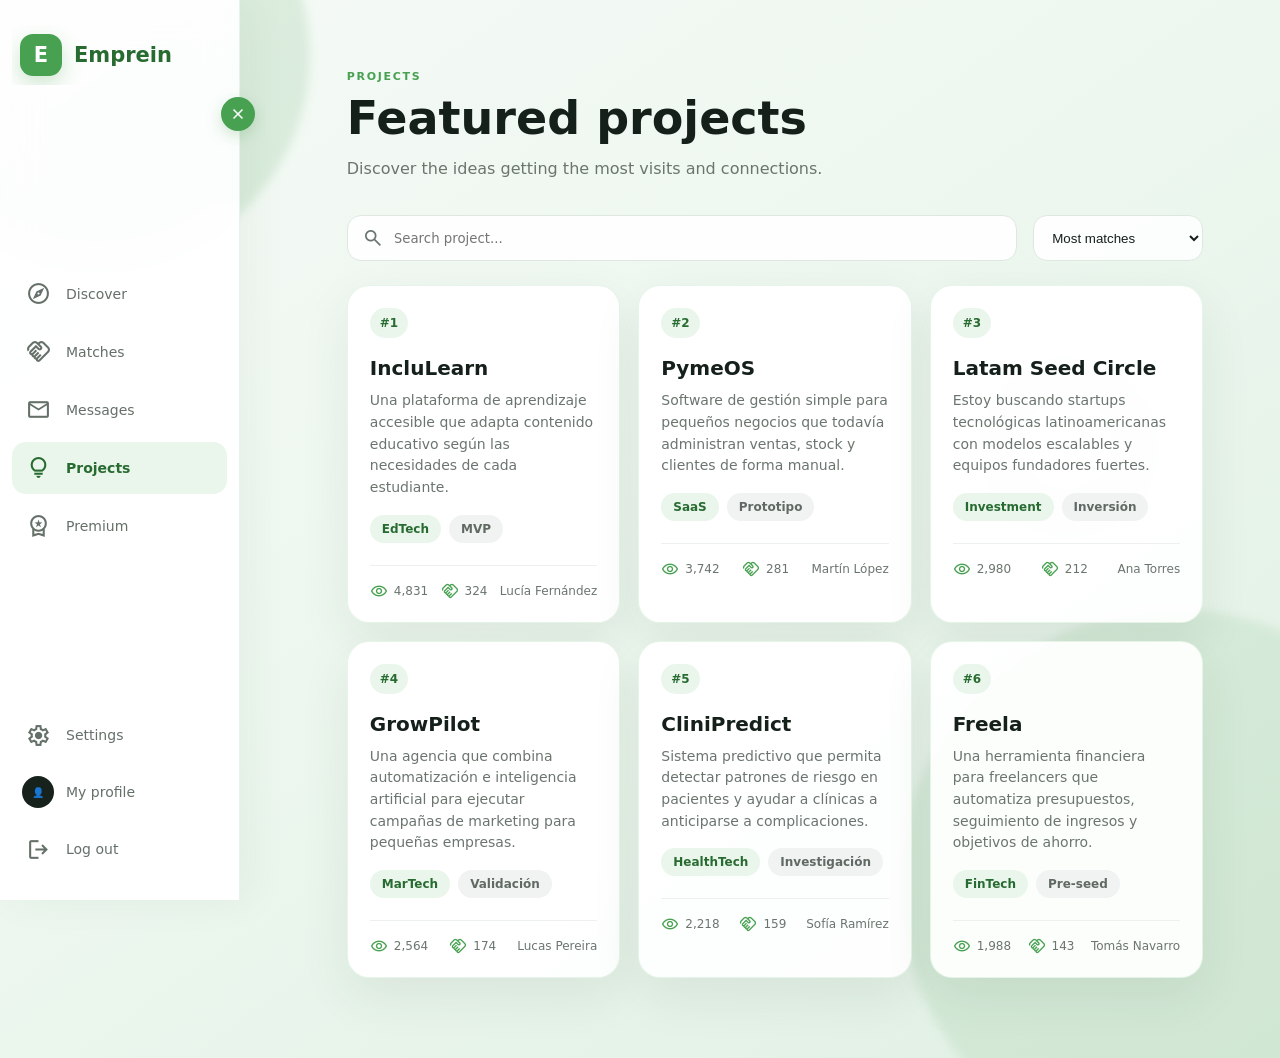
<file: pages/proyectos.html>
<!DOCTYPE html>
<html lang="es">
<head>
    <meta charset="UTF-8">
    <meta name="viewport" content="width=device-width, initial-scale=1.0, viewport-fit=cover">
    <title>Emprein | Proyectos</title>

    <link href="https://fonts.googleapis.com/css2?family=Material+Symbols+Outlined" rel="stylesheet">
    <link rel="stylesheet" href="../css/base.css">
    <link rel="stylesheet" href="../css/proyectos.css">
    <link rel="stylesheet" href="../css/responsive.css">
</head>

<body>

    <div class="background-decoration decoration-one"></div>
    <div class="background-decoration decoration-two"></div>
    <div class="background-decoration decoration-three"></div>

    <label class="mobile-menu-toggle" for="open-menu" aria-label="Abrir menú">
        <span class="material-symbols-outlined">menu</span>
    </label>
    <label class="sidebar-backdrop" for="open-menu" aria-label="Cerrar menú"></label>

    <aside class="sidebar">

        <form class="sidebar__form">
            <input type="checkbox" id="open-menu">
            <script>try { document.getElementById("open-menu").checked = matchMedia("(max-width: 700px)").matches || localStorage.getItem("empreinMenuCollapsed") === "1"; } catch (e) {}</script>
            <label class="material-symbols-outlined close-button" for="open-menu" title="Contraer menú">close</label>
            <label class="material-symbols-outlined open-button" for="open-menu" title="Abrir menú">double_arrow</label>
        </form>

        <a href="../index.html" class="sidebar__brand">
            <div class="brand-logo">E</div>
            <span class="brand-name">Emprein</span>
        </a>

        <nav class="sidebar__nav">
            <ul>
                <li class="sidebar__item" data-name="Descubrir">
                    <span class="material-symbols-outlined">explore</span>
                    <a href="../index.html">Descubrir</a>
                </li>
                <li class="sidebar__item" data-name="Matches">
                    <span class="material-symbols-outlined">handshake</span>
                    <a href="matches.html">Matches</a>
                </li>
                <li class="sidebar__item" data-name="Mensajes">
                    <span class="material-symbols-outlined">mail</span>
                    <a href="mensajes.html">Mensajes</a>
                </li>
                <li class="sidebar__item active" data-name="Proyectos">
                    <span class="material-symbols-outlined">lightbulb</span>
                    <a href="proyectos.html">Proyectos</a>
                </li>
                <li class="sidebar__item" data-name="Premium">
                    <span class="material-symbols-outlined">workspace_premium</span>
                    <a href="premium.html">Premium</a>
                </li>
            </ul>
        </nav>

        <div class="sidebar__bottom">
            <div class="sidebar__item" data-name="Configuración">
                <span class="material-symbols-outlined">settings</span>
                <a href="configuracion.html">Configuración</a>
            </div>
            <div class="sidebar__item profile-item" data-name="Mi perfil">
                <div class="profile-avatar" id="sidebarProfileAvatar">NB</div>
                <a href="perfil.html" id="sidebarProfileName">Mi perfil</a>
            </div>
            <div class="sidebar__item" data-name="Salir" id="logoutButton">
                <span class="material-symbols-outlined">logout</span>
                <a href="#">Salir</a>
            </div>
        </div>

    </aside>

    <main class="main">

        <section class="app-section active" id="projects">

            <div class="page-header">
                <div>
                    <span class="section-label">PROYECTOS</span>
                    <h1>Proyectos destacados</h1>
                    <p>Descubrí las ideas que más visitas y conexiones están generando.</p>
                </div>
            </div>

            <div class="section-toolbar">
                <label class="search-box" for="projectSearch">
                    <span class="material-symbols-outlined">search</span>
                    <input type="search" id="projectSearch" placeholder="Buscar proyecto...">
                </label>
                <select id="projectSort" aria-label="Ordenar proyectos">
                    <option value="matches">Más matches</option>
                    <option value="views">Más visitas</option>
                    <option value="recent">Más recientes</option>
                </select>
            </div>

            <div class="projects-grid" id="projectsGrid">
                <!-- Los proyectos se renderizan con JavaScript -->
            </div>

        </section>

    </main>

    <!-- TOAST -->
    <div class="toast" id="toast">
        <div class="toast-icon">✓</div>
        <div>
            <strong id="toastTitle">Listo</strong>
            <p id="toastMessage">Acción realizada.</p>
        </div>
    </div>

    <script src="../script/i18n.js"></script>
    <script src="../script/common.js"></script>
    <script src="../script/proyectos.js"></script>

</body>
</html>
</file>
<file: css/base.css>
/* =========================
   BASE · compartido por todas las páginas
========================= */
* { box-sizing: border-box; margin: 0; padding: 0; }

:root {
    --green: #47A151;
    --green-dark: #286b31;
    --green-light: #eaf6ec;
    --text: #15201a;
    --gray: #6b756e;
    --light-gray: #eef1ef;
    --white: #ffffff;
}

body {
    min-height: 100vh;
    font-family: Inter, system-ui, -apple-system, BlinkMacSystemFont, "Segoe UI", sans-serif;
    background: linear-gradient(145deg, #f6faf7 0%, #edf7ef 45%, #e0f0e3 100%);
    color: var(--text);
    overflow-x: hidden;
}

[hidden] { display: none !important; }

/* ---------- Fondo ---------- */
.background-decoration { position: fixed; border-radius: 50%; filter: blur(5px); pointer-events: none; z-index: -1; }
.decoration-one { width: 430px; height: 430px; background: rgba(71,161,81,.14); top: -160px; left: -120px; }
.decoration-two { width: 550px; height: 550px; background: rgba(71,161,81,.1); bottom: -260px; right: -170px; }
.decoration-three { width: 170px; height: 170px; border: 35px solid rgba(71,161,81,.05); top: 40%; right: 10%; }

/* ---------- Sidebar ---------- */
.sidebar {
    width: 240px; height: 100dvh; position: fixed; top: 0; left: 0;
    display: flex; flex-direction: column; padding: 25px 12px;
    background: rgba(255,255,255,.92); backdrop-filter: blur(18px);
    border-right: 1px solid rgba(71,161,81,.12);
    box-shadow: 10px 0 40px rgba(35,70,42,.05);
    z-index: 50; transition: width .3s ease;
}

.sidebar__brand { height: 60px; display: flex; align-items: center; gap: 12px; padding-left: 8px; color: var(--green-dark); text-decoration: none; font-size: 21px; font-weight: 800; overflow: hidden; }
.sidebar__brand .brand-logo { min-width: 42px; width: 42px; height: 42px; display: grid; place-items: center; background: var(--green); color: white; border-radius: 13px; box-shadow: 0 8px 20px rgba(71,161,81,.25); }
.brand-name { white-space: nowrap; }

.sidebar__nav { flex: 1; display: flex; align-items: center; margin-top: 25px; }
.sidebar__nav ul { width: 100%; display: flex; flex-direction: column; gap: 6px; }

.sidebar__item {
    position: relative; min-height: 52px; display: flex; align-items: center; gap: 12px;
    list-style: none; padding: 6px 10px; border-radius: 14px; color: #657068; cursor: pointer;
    transition: background .2s, color .2s, transform .2s; overflow: hidden;
}
.sidebar__item:hover { background: var(--green-light); color: var(--green-dark); transform: translateX(2px); }
.sidebar__item.active { background: var(--green-light); color: var(--green-dark); font-weight: 700; }
.sidebar__item .material-symbols-outlined { min-width: 32px; font-size: 25px; text-align: center; }
.sidebar__item a { color: inherit; text-decoration: none; font-size: 14px; white-space: nowrap; }

.sidebar__bottom { display: flex; flex-direction: column; gap: 5px; }
.profile-avatar { min-width: 32px; width: 32px; height: 32px; display: grid; place-items: center; border-radius: 50%; background: #18221c; color: white; font-size: 10px; font-weight: 800; }

/* Botón abrir / cerrar */
.sidebar__form input[type="checkbox"] { display: none; }
.sidebar__form { position: absolute; margin-top: 0; right: -16px; top: 80px; z-index: 60; }
.sidebar__form label { width: 34px; height: 34px; display: grid; place-items: center; border-radius: 50%; background: var(--green); color: white; box-shadow: 0 5px 15px rgba(71,161,81,.25); cursor: pointer; font-size: 20px; transition: .2s; }
.sidebar__form label:hover { transform: scale(1.08); }
.sidebar__form .open-button { display: none; }

/* Sidebar cerrado */
.sidebar:has(#open-menu:checked) { width: 82px; }
.sidebar:has(#open-menu:checked) .brand-name,
.sidebar:has(#open-menu:checked) .sidebar__item a { display: none; }
.sidebar:has(#open-menu:checked) .sidebar__brand { justify-content: center; padding-left: 0; }
.sidebar:has(#open-menu:checked) .sidebar__item { justify-content: center; padding: 6px 0; }
.sidebar:has(#open-menu:checked) .profile-avatar { margin: auto; }
.sidebar:has(#open-menu:checked) .close-button { display: none; }
.sidebar:has(#open-menu:checked) .open-button { display: grid; }
body:has(#open-menu:checked) .main { margin-left: 105px; }
.sidebar:has(#open-menu:checked) .sidebar__item::after {
    content: attr(data-name); position: absolute; left: 65px; background: #18211b; color: white;
    padding: 7px 10px; border-radius: 8px; font-size: 11px; white-space: nowrap;
    opacity: 0; pointer-events: none; transition: .2s;
}
.sidebar:has(#open-menu:checked) .sidebar__item:hover::after { opacity: 1; }

/* ---------- Contenido principal ---------- */
.main { width: auto; margin-left: 270px; padding: 65px 6% 80px; transition: margin-left .3s ease; }

.app-section { display: none; animation: pageAppear .25s ease; }
.app-section.active { display: block; }
@keyframes pageAppear { from { opacity: 0; transform: translateY(8px); } to { opacity: 1; transform: translateY(0); } }

.section-label, .idea-label, .modal-label { color: var(--green); font-weight: 800; font-size: 11px; letter-spacing: 1.7px; }

.page-header { display: flex; justify-content: space-between; align-items: flex-end; gap: 24px; margin-bottom: 34px; }
.page-header h1 { font-size: clamp(30px, 4vw, 46px); line-height: 1.08; margin-top: 10px; }
.page-header p { max-width: 650px; margin-top: 12px; color: var(--gray); line-height: 1.6; }
.page-header--center { justify-content: center; text-align: center; }
.page-header--center p { margin-left: auto; margin-right: auto; }

/* ---------- Avatares, estado y badges ---------- */
.avatar, .modal-avatar { width: 74px; height: 74px; display: grid; place-items: center; background: linear-gradient(145deg, var(--green), #71bd78); border-radius: 22px; color: white; font-weight: 800; font-size: 21px; box-shadow: 0 12px 30px rgba(71,161,81,.25); }
.card-top { display: flex; justify-content: space-between; align-items: center; }
.card-status { display: flex; align-items: center; gap: 7px; background: #f5faf6; border-radius: 30px; padding: 8px 12px; color: #4b6250; font-size: 12px; }
.status-dot { width: 7px; height: 7px; background: #41b650; border-radius: 50%; }

.badges { display: flex; flex-wrap: wrap; gap: 8px; margin-top: 20px; }
.badge { background: #f1f3f2; color: #606a63; padding: 7px 12px; border-radius: 30px; font-size: 12px; font-weight: 600; white-space: nowrap; }
.badge.green { background: var(--green-light); color: var(--green-dark); }

/* ---------- Modales ---------- */
.modal-overlay { position: fixed; inset: 0; display: flex; justify-content: center; align-items: center; padding: 20px; background: rgba(12,22,15,.52); backdrop-filter: blur(7px); visibility: hidden; opacity: 0; transition: .2s; z-index: 100; }
.modal-overlay.active { visibility: visible; opacity: 1; }
.modal { width: min(520px, 100%); background: white; border-radius: 24px; padding: 30px; box-shadow: 0 30px 90px rgba(0,0,0,.2); position: relative; transform: translateY(15px); transition: .25s; }
.modal-overlay.active .modal { transform: translateY(0); }
.modal-close { position: absolute; top: 20px; right: 20px; border: none; background: #f1f3f2; width: 35px; height: 35px; border-radius: 10px; cursor: pointer; }
.modal-profile-header { display: flex; align-items: center; gap: 18px; margin-bottom: 28px; }
.modal-profile-header h2 { font-size: 24px; }
.modal-profile-header p { color: var(--green); margin-top: 3px; font-weight: 600; }
.modal-section { margin-top: 23px; }
.modal-section p { color: #566059; line-height: 1.65; margin-top: 9px; }
.modal-data-grid { display: grid; grid-template-columns: repeat(3, 1fr); gap: 10px; margin: 25px 0; }
.modal-data-grid div { background: #f5f8f6; padding: 13px; border-radius: 12px; }
.modal-data-grid span { display: block; color: var(--gray); font-size: 10px; margin-bottom: 5px; }
.modal-data-grid strong { font-size: 12px; }

/* ---------- Formularios y botones ---------- */
.contact-title { font-size: 26px; margin-top: 10px; }
.contact-title span { color: var(--green); }
.contact-description { margin-top: 9px; color: var(--gray); line-height: 1.5; }

form { margin-top: 25px; }
form label { display: block; margin: 17px 0 7px; font-weight: 600; font-size: 13px; }
input, textarea { width: 100%; border: 1px solid #dfe5e0; border-radius: 12px; padding: 13px; font-family: inherit; outline: none; transition: border .2s; }
input:focus, textarea:focus { border-color: var(--green); }
textarea { min-height: 130px; resize: vertical; }

.primary-button { width: 100%; margin-top: 18px; border: none; border-radius: 12px; background: var(--green); color: white; padding: 13px; font-weight: 700; cursor: pointer; transition: .2s; }
.primary-button:hover { background: var(--green-dark); }

.secondary-button, .danger-button { width: 100%; margin-top: 18px; padding: 13px; border-radius: 12px; font-weight: 700; cursor: pointer; transition: .2s; }
.secondary-button { border: 1px solid #dce4de; background: #f6f8f6; color: var(--text); }
.secondary-button:not(:disabled):hover { background: var(--green-light); border-color: rgba(71,161,81,.25); }
.secondary-button:disabled { cursor: default; opacity: .75; }
.danger-button { border: 1px solid #f0cdcd; background: #fff2f2; color: #b64141; }
.danger-button:hover { background: #ffe6e6; }

/* ---------- Toolbars, buscadores y estados vacíos ---------- */
.section-toolbar { display: flex; justify-content: space-between; align-items: center; gap: 16px; margin-bottom: 24px; }
.search-box { flex: 1; min-height: 46px; display: flex; align-items: center; gap: 10px; padding: 0 14px; border: 1px solid #dfe7e1; border-radius: 14px; background: rgba(255,255,255,.86); color: var(--gray); }
.search-box .material-symbols-outlined { font-size: 22px; }
.search-box input { border: 0; padding: 0; background: transparent; }
.search-box input:focus { border: 0; }
.section-toolbar select { min-width: 170px; min-height: 46px; padding: 0 14px; border: 1px solid #dfe7e1; border-radius: 14px; background: rgba(255,255,255,.86); color: var(--text); outline: none; cursor: pointer; }

.empty-state, .empty-chat { min-height: 250px; display: flex; flex-direction: column; align-items: center; justify-content: center; text-align: center; padding: 30px; border: 1px dashed #cfd9d1; border-radius: 20px; color: var(--gray); background: rgba(255,255,255,.55); }
.empty-state .material-symbols-outlined, .empty-chat .material-symbols-outlined { margin-bottom: 12px; font-size: 40px; color: var(--green); }
.empty-state h3, .empty-chat h3 { margin-bottom: 7px; color: var(--text); }
.empty-state.compact { min-height: 170px; border: 0; background: transparent; }

/* ---------- Toast ---------- */
.toast { position: fixed; right: 25px; bottom: 25px; display: flex; align-items: center; gap: 12px; width: 320px; padding: 14px 16px; border-radius: 15px; background: #18211b; color: white; box-shadow: 0 15px 40px rgba(0,0,0,.2); transform: translateY(30px); opacity: 0; pointer-events: none; transition: .3s; z-index: 200; }
.toast.show { opacity: 1; transform: translateY(0); }
.toast-icon { width: 36px; height: 36px; display: grid; place-items: center; border-radius: 50%; background: var(--green); font-weight: 800; }
.toast p { margin-top: 3px; color: #cbd3cd; font-size: 12px; }
</file>
<file: css/inicio.css>
/* =========================
   INICIO (Descubrir)
========================= */
.discover-header { display: flex; justify-content: space-between; align-items: flex-end; margin-bottom: 38px; }
.discover-header h1 { font-size: clamp(30px, 4vw, 48px); line-height: 1.08; max-width: 650px; margin-top: 10px; }
.discover-header h1 span { color: var(--green); }
.discover-header p { color: var(--gray); margin-top: 14px; max-width: 600px; line-height: 1.6; }

.profile-counter { padding: 9px 15px; border: 1px solid rgba(71,161,81,.2); border-radius: 30px; background: rgba(255,255,255,.65); color: var(--gray); font-size: 13px; }
.profile-counter span:first-child { color: var(--green-dark); font-weight: 800; }

.card-wrapper { display: flex; justify-content: center; }
.profile-card { width: 100%; max-width: 630px; background: rgba(255,255,255,.93); border: 1px solid rgba(71,161,81,.12); border-radius: 28px; padding: 30px; box-shadow: 0 30px 80px rgba(35,70,42,.13); transition: transform .25s ease, opacity .25s ease; overflow: visible; }
.card-leave-left { transform: translateX(-120px) rotate(-4deg); opacity: 0; }
.card-leave-right { transform: translateX(120px) rotate(4deg); opacity: 0; }

.profile-main { margin-top: 25px; }
.profile-title { display: flex; justify-content: space-between; gap: 20px; }
.profile-title h2 { font-size: 28px; }
.profile-title p { margin-top: 4px; color: var(--green); font-weight: 600; }
.location { display: flex; align-items: center; gap: 5px; color: var(--gray); font-size: 13px; white-space: nowrap; }

.idea-box { margin-top: 24px; padding: 20px; border-radius: 18px; background: linear-gradient(120deg, #f7fbf8, #eff8f1); border: 1px solid #e5efe7; }
.idea-box p { margin-top: 8px; font-size: 17px; line-height: 1.55; }

.skills { display: flex; flex-wrap: wrap; gap: 8px; margin-top: 20px; }
.skill { border: 1px solid #e1e6e2; border-radius: 8px; padding: 6px 9px; color: #606861; font-size: 11px; white-space: nowrap; }

.actions { display: flex; justify-content: center; gap: 15px; margin-top: 30px; }
.action-button { position: relative; width: 58px; height: 58px; border-radius: 18px; border: none; cursor: pointer; font-size: 23px; font-weight: 700; transition: transform .18s ease, box-shadow .18s ease; }
.action-button:hover { transform: translateY(-4px); box-shadow: 0 10px 22px rgba(0,0,0,.10); }
.reject { background: #fff0f0; color: #df5252; }
.info { background: #eff5ff; color: #477bd4; }
.contact { background: #edf9ef; color: var(--green); }
.like { background: var(--green); color: white; }

.action-button::after { content: attr(data-tooltip); position: absolute; bottom: calc(100% + 10px); left: 50%; transform: translateX(-50%) translateY(5px); background: #18211b; color: white; font-size: 11px; font-weight: 500; padding: 6px 9px; border-radius: 7px; white-space: nowrap; pointer-events: none; opacity: 0; transition: .2s; }
.action-button:hover::after { opacity: 1; transform: translateX(-50%) translateY(0); }
</file>
<file: css/responsive.css>
/* =========================
    MODO OSCURO + RESPONSIVE
    (se carga al final en todas las páginas)
========================= */
body.dark-mode {
    --text: #eef5ef; --gray: #aeb9b1; --light-gray: #263029; --white: #17201a; --green-light: #203a26;
    background: linear-gradient(145deg, #0f1511 0%, #111b14 45%, #132419 100%);
    color: var(--text);
}
body.dark-mode .sidebar, body.dark-mode .profile-card, body.dark-mode .summary-card, body.dark-mode .match-card,
body.dark-mode .messages-layout, body.dark-mode .pricing-card, body.dark-mode .settings-group,
body.dark-mode .account-auth, body.dark-mode .account-profile, body.dark-mode .modal { background: rgba(23,32,26,.95); border-color: rgba(113,189,120,.16); }
body.dark-mode .project-card { background: rgba(23,32,26,.95); border-color: rgba(113,189,120,.16); }
body.dark-mode .sidebar { box-shadow: 10px 0 40px rgba(0,0,0,.24); }
body.dark-mode .conversation-panel, body.dark-mode .chat-panel, body.dark-mode .search-box, body.dark-mode .section-toolbar select { background: rgba(19,28,22,.95); border-color: #2a372e; }
body.dark-mode .idea-box, body.dark-mode .account-detail-card, body.dark-mode .modal-data-grid div, body.dark-mode .auth-tabs,
body.dark-mode .card-status, body.dark-mode .message-bubble.received { background: #202b23; border-color: #2b382f; }
body.dark-mode .auth-tab.active { background: #29362d; color: #a9dfae; }
body.dark-mode input, body.dark-mode textarea, body.dark-mode select { background: #17201a; border-color: #334138; color: var(--text); }
body.dark-mode .search-box input { background: transparent; }
body.dark-mode .sidebar__item, body.dark-mode .project-card > p, body.dark-mode .project-description, body.dark-mode .modal-section p { color: #afbab2; }
body.dark-mode .sidebar__item:hover, body.dark-mode .sidebar__item.active, body.dark-mode .conversation-item:hover, body.dark-mode .conversation-item.active { background: #203a26; color: #b8e4bc; }
body.dark-mode .secondary-button { background: #202b23; border-color: #334138; color: var(--text); }
body.dark-mode .settings-group__header, body.dark-mode .settings-card, body.dark-mode .conversation-panel__header, body.dark-mode .conversation-item,
body.dark-mode .chat-header, body.dark-mode .chat-form, body.dark-mode .account-profile__hero, body.dark-mode .project-stats { border-color: #2b382f; }
body.dark-mode .empty-state, body.dark-mode .empty-chat { background: rgba(23,32,26,.55); border-color: #344239; }

/* Breakpoints: desktop > 1100px · tablet 701–1100px · celular ≤ 700px */
.mobile-menu-toggle, .sidebar-backdrop { display: none; }

@media (max-width: 1100px) {
    .main, body:has(#open-menu:checked) .main { margin-left: 105px; padding: 48px 4.5% 70px; }
    .discover-header, .page-header { gap: 20px; margin-bottom: 30px; }
    .discover-header h1, .page-header h1 { font-size: clamp(30px, 5vw, 42px); }
    .profile-card { max-width: 680px; }
    .projects-grid { grid-template-columns: repeat(2, minmax(0, 1fr)); }
    .messages-layout { grid-template-columns: 270px minmax(0, 1fr); min-height: 560px; }
    .chat-content { min-height: 560px; }
    .pricing-container { max-width: 760px; }
}

@media (max-width: 900px) {
    .main, body:has(#open-menu:checked) .main { margin-left: 100px; padding-left: 4%; padding-right: 4%; }
    .matches-summary { grid-template-columns: repeat(3, minmax(0, 1fr)); gap: 12px; }
    .summary-card { min-height: 90px; padding: 16px; gap: 10px; }
    .summary-card > .material-symbols-outlined { width: 40px; height: 40px; flex: 0 0 40px; }
    .summary-card strong { font-size: 22px; }
    .matches-grid { grid-template-columns: repeat(2, minmax(0, 1fr)); }
    .messages-layout { grid-template-columns: 1fr; min-height: auto; }
    .conversation-panel { border-right: 0; border-bottom: 1px solid #e6ece7; }
    .conversation-list { display: flex; gap: 8px; max-height: none; padding: 10px; overflow-x: auto; overflow-y: hidden; scrollbar-width: thin; }
    .conversation-item { min-width: 230px; max-width: 260px; border: 1px solid #edf1ee; border-radius: 14px; }
    .chat-content { min-height: 470px; }
    .projects-grid { grid-template-columns: repeat(2, minmax(0, 1fr)); }
    .pricing-container { grid-template-columns: 1fr; max-width: 620px; }
    .settings-container { max-width: 100%; }
}

/* Celular: el sidebar pasa a ser un drawer (checkbox marcado = menú cerrado) */
@media (max-width: 700px) {
    body { min-width: 0; }

    .sidebar, .sidebar:has(#open-menu:checked) { width: min(84vw, 300px); height: 100dvh; padding: 20px 12px; transform: translateX(0); transition: transform .28s ease, box-shadow .28s ease; overflow-y: auto; overflow-x: visible; }
    .sidebar:has(#open-menu:checked) { transform: translateX(calc(-100% - 28px)); box-shadow: none; }
    .sidebar .brand-name, .sidebar .sidebar__item a { display: block; }
    .sidebar__brand { justify-content: flex-start; padding-left: 8px; }
    .sidebar__item { justify-content: flex-start; padding: 6px 10px; }
    .sidebar .profile-avatar { margin: 0; }
    .sidebar__form { display: block; top: 22px; right: 16px; z-index: 70; }
    .sidebar__form .close-button { display: grid !important; }
    .sidebar__form .open-button { display: none !important; }
    .sidebar__form label { width: 36px; height: 36px; font-size: 19px; }

    .mobile-menu-toggle {
        position: fixed; top: max(14px, env(safe-area-inset-top)); left: 14px; z-index: 65;
        width: 46px; height: 46px; align-items: center; justify-content: center;
        border: 1px solid rgba(71,161,81,.16); border-radius: 14px;
        background: rgba(255,255,255,.94); backdrop-filter: blur(15px);
        color: var(--green-dark); box-shadow: 0 10px 28px rgba(35,70,42,.14);
        cursor: pointer; user-select: none; opacity: 0; pointer-events: none; transform: translateY(-4px); transition: .2s;
    }
    body:has(#open-menu:checked) .mobile-menu-toggle { display: flex; opacity: 1; pointer-events: auto; transform: translateY(0); }
    body.dark-mode .mobile-menu-toggle { background: rgba(23,32,26,.96); border-color: rgba(113,189,120,.18); color: #b8e4bc; }

    .sidebar-backdrop { display: block; position: fixed; inset: 0; z-index: 45; background: rgba(10,18,12,.45); backdrop-filter: blur(3px); opacity: 1; pointer-events: auto; transition: opacity .25s; }
    body:has(#open-menu:checked) .sidebar-backdrop { opacity: 0; pointer-events: none; }
    body:has(#open-menu:not(:checked)) { overflow: hidden; }
    .sidebar:has(#open-menu:checked) .sidebar__item::after, .sidebar__item::after { display: none; }

    /* Contenido general */
    .main, body:has(#open-menu:checked) .main { width: 100%; margin-left: 0; padding: calc(82px + env(safe-area-inset-top)) 16px calc(42px + env(safe-area-inset-bottom)); }
    .app-section { width: 100%; min-width: 0; }
    .discover-header, .page-header { flex-direction: column; align-items: flex-start; gap: 16px; margin-bottom: 25px; }
    .discover-header h1, .page-header h1 { max-width: 100%; font-size: clamp(29px, 9vw, 39px); line-height: 1.08; }
    .discover-header p, .page-header p { font-size: 14px; line-height: 1.55; }
    .page-header--center { align-items: center; text-align: center; }
    .profile-counter { display: none; }

    /* Inicio */
    .card-wrapper { width: 100%; }
    .profile-card { width: 100%; max-width: none; padding: 20px; border-radius: 22px; }
    .card-top { gap: 12px; }
    .avatar, .modal-avatar { width: 62px; height: 62px; border-radius: 18px; font-size: 18px; }
    .card-status { padding: 7px 10px; font-size: 11px; }
    .profile-main { margin-top: 20px; }
    .profile-title { flex-direction: column; gap: 9px; }
    .profile-title h2 { font-size: 24px; }
    .location { white-space: normal; }
    .badges, .skills { gap: 7px; }
    .idea-box { margin-top: 20px; padding: 17px; }
    .idea-box p { font-size: 15px; }
    .actions { justify-content: space-between; gap: 8px; margin-top: 24px; }
    .action-button { width: 50px; height: 50px; border-radius: 15px; font-size: 20px; }
    .action-button::after { display: none; }

    /* Toolbars */
    .section-toolbar { flex-direction: column; align-items: stretch; gap: 10px; }
    .search-box, .section-toolbar select { width: 100%; min-width: 0; }

    /* Matches */
    .matches-summary { grid-template-columns: 1fr; gap: 10px; margin-bottom: 20px; }
    .summary-card { min-height: 82px; padding: 15px 16px; }
    .matches-grid { grid-template-columns: 1fr; gap: 14px; }
    .match-card { padding: 18px; border-radius: 19px; }
    .match-actions { flex-wrap: wrap; }
    .match-actions .primary-button, .match-actions .secondary-button, .match-actions .danger-button { flex: 1 1 130px; }

    /* Mensajes */
    .messages-layout { display: block; min-height: auto; overflow: visible; border-radius: 19px; }
    .conversation-panel { border-right: 0; border-bottom: 1px solid #e6ece7; }
    .conversation-panel__header { padding: 16px; }
    .conversation-list { display: flex; gap: 8px; max-height: none; padding: 10px; overflow-x: auto; overflow-y: hidden; scroll-snap-type: x proximity; }
    .conversation-item { min-width: min(245px, 80vw); padding: 13px; border: 1px solid #edf1ee; border-radius: 14px; scroll-snap-align: start; }
    .chat-panel, .chat-content { min-height: 420px; }
    .chat-header { padding: 15px 16px; }
    .chat-messages { min-height: 260px; padding: 18px 14px; }
    .message-row { max-width: 88%; }
    .message-bubble { font-size: 13px; }
    .chat-form { gap: 8px; padding: 12px; }
    .chat-form textarea { min-height: 45px; }
    .chat-send-button { width: 45px; height: 45px; flex-basis: 45px; }

    /* Proyectos */
    .projects-grid { grid-template-columns: 1fr; gap: 14px; }
    .project-card { padding: 18px; border-radius: 19px; }
    .project-stats { flex-wrap: wrap; }

    /* Premium */
    .pricing-container { grid-template-columns: 1fr; width: 100%; gap: 16px; }
    .pricing-card { padding: 22px 19px; border-radius: 21px; }
    .recommended-badge { position: static; display: inline-flex; margin-bottom: 13px; }
    .plan-price strong { font-size: 34px; }

    /* Configuración */
    .settings-container { width: 100%; gap: 16px; }
    .settings-group { border-radius: 19px; }
    .settings-group__header { padding: 17px; }
    .settings-card { min-height: 76px; gap: 14px; padding: 16px 17px; }
    .settings-card > div { min-width: 0; }

    /* Perfil */
    .account-auth, .account-profile { width: 100%; padding: 19px; border-radius: 20px; }
    .auth-tabs { grid-template-columns: 1fr 1fr; }
    .account-form { width: 100%; margin-top: 23px; }
    .account-profile__hero { flex-direction: column; align-items: flex-start; gap: 15px; }
    .account-avatar { width: 68px; height: 68px; flex-basis: 68px; }
    .account-profile__hero h2 { font-size: 24px; }
    .account-details-grid { grid-template-columns: 1fr; }
    .account-detail-card--wide { grid-column: auto; }
    .account-actions { flex-direction: column; gap: 9px; }
    .account-actions .secondary-button, .account-actions .danger-button { width: 100%; }

    /* Modales / toast */
    .modal-overlay { align-items: flex-end; padding: 12px 12px calc(12px + env(safe-area-inset-bottom)); }
    .modal { width: 100%; max-height: 88dvh; overflow-y: auto; padding: 22px 18px; border-radius: 22px 22px 16px 16px; }
    .modal-profile-header { padding-right: 36px; }
    .modal-data-grid { grid-template-columns: 1fr; }
    .contact-title { padding-right: 35px; font-size: 23px; }
    .toast { width: calc(100% - 28px); right: 14px; bottom: calc(14px + env(safe-area-inset-bottom)); }
}

@media (max-width: 420px) {
    .main, body:has(#open-menu:checked) .main { padding-left: 12px; padding-right: 12px; }
    .discover-header h1, .page-header h1 { font-size: 29px; }
    .profile-card { padding: 17px; }
    .avatar, .modal-avatar { width: 56px; height: 56px; }
    .card-status { font-size: 10px; }
    .actions { gap: 6px; }
    .action-button { width: 46px; height: 46px; border-radius: 14px; }
    .settings-card { align-items: flex-start; }
    .switch { margin-top: 2px; }
    .auth-tabs { grid-template-columns: 1fr; }
    .auth-tab { width: 100%; }
    .modal { padding: 20px 16px; }
}

body.dark-mode .message-actions, body.dark-mode .message-reaction { background: #202b23; border-color: #2b382f; }
body.dark-mode .message-actions button:hover, body.dark-mode .message-actions button.on { background: #203a26; }
body.dark-mode .message-actions [data-delete]:hover { background: #3a2222; }
body.dark-mode .chat-action { background: #202b23; border-color: #334138; color: var(--text); }
body.dark-mode .chat-action:hover { background: #203a26; }
body.dark-mode .chat-action.on { background: #3a3218; border-color: #6b5a1c; color: #f0d27a; }
body.dark-mode .chat-action--danger { color: #e08a8a; }
body.dark-mode .chat-action--danger:hover { background: #3a2222; }
</file>
<file: css/configuracion.css>
/* =========================
   CONFIGURACIÓN
========================= */
.settings-container { max-width: 850px; display: flex; flex-direction: column; gap: 22px; }
.settings-group { overflow: hidden; border: 1px solid rgba(71,161,81,.12); border-radius: 22px; background: rgba(255,255,255,.9); box-shadow: 0 18px 50px rgba(35,70,42,.07); }
.settings-group__header { display: flex; align-items: center; gap: 14px; padding: 20px 22px; border-bottom: 1px solid #edf1ee; }
.settings-group__header > .material-symbols-outlined { width: 42px; height: 42px; display: grid; place-items: center; border-radius: 13px; background: var(--green-light); color: var(--green-dark); }
.settings-group__header h2 { font-size: 18px; }
.settings-group__header p, .settings-card p { margin-top: 4px; color: var(--gray); font-size: 13px; }
.settings-card { min-height: 82px; display: flex; align-items: center; justify-content: space-between; gap: 20px; padding: 18px 22px; border-bottom: 1px solid #edf1ee; }
.settings-card:last-child { border-bottom: 0; }
.settings-card h3 { font-size: 15px; }

.switch { position: relative; flex: 0 0 52px; width: 52px; height: 30px; }
.switch input { position: absolute; width: 1px; height: 1px; opacity: 0; pointer-events: none; }
.slider { position: absolute; inset: 0; border-radius: 999px; background: #cfd8d1; cursor: pointer; transition: .22s; }
.slider::before { content: ''; position: absolute; width: 22px; height: 22px; top: 4px; left: 4px; border-radius: 50%; background: #fff; box-shadow: 0 2px 7px rgba(0,0,0,.15); transition: .22s; }
.switch input:checked + .slider { background: var(--green); }
.switch input:checked + .slider::before { transform: translateX(22px); }

.settings-card select { min-width: 150px; min-height: 42px; padding: 0 12px; border: 1px solid #dfe7e1; border-radius: 12px; background: #fff; color: var(--text); font: inherit; font-size: 14px; cursor: pointer; outline: none; }
.settings-card select:focus { border-color: var(--green); }
</file>
<file: css/matches.css>
/* =========================
   MATCHES
========================= */
.matches-summary { display: grid; grid-template-columns: repeat(3, minmax(0, 1fr)); gap: 16px; margin-bottom: 26px; }
.summary-card { display: flex; align-items: center; gap: 14px; min-height: 100px; padding: 20px; border: 1px solid rgba(71,161,81,.12); border-radius: 20px; background: rgba(255,255,255,.9); box-shadow: 0 18px 45px rgba(35,70,42,.07); }
.summary-card > .material-symbols-outlined { width: 46px; height: 46px; display: grid; place-items: center; border-radius: 14px; background: var(--green-light); color: var(--green-dark); }
.summary-card strong { display: block; font-size: 25px; }
.summary-card p { margin-top: 2px; color: var(--gray); font-size: 13px; }

.matches-grid { display: grid; grid-template-columns: repeat(2, minmax(0, 1fr)); gap: 18px; }
.matches-grid > .empty-state { grid-column: 1 / -1; }
.match-card { padding: 22px; border: 1px solid rgba(71,161,81,.12); border-radius: 22px; background: rgba(255,255,255,.92); box-shadow: 0 18px 50px rgba(35,70,42,.08); }
.match-card__top { display: flex; align-items: center; gap: 14px; }
.match-avatar { width: 52px; height: 52px; flex: 0 0 52px; display: grid; place-items: center; border-radius: 16px; background: linear-gradient(145deg, var(--green), #71bd78); color: #fff; font-weight: 800; }
.match-card h3 { font-size: 18px; }
.match-card__role { margin-top: 3px; color: var(--green); font-size: 13px; font-weight: 600; }
.match-card__idea { margin-top: 18px; color: #566059; line-height: 1.55; font-size: 14px; }
.match-actions { display: flex; gap: 10px; margin-top: 18px; }
.match-actions .primary-button, .match-actions .secondary-button, .match-actions .danger-button { margin-top: 0; }
</file>
<file: css/mensajes.css>
/* =========================
      MENSAJES
========================= */
.messages-layout { min-height: 610px; display: grid; grid-template-columns: 320px minmax(0, 1fr); overflow: hidden; border: 1px solid rgba(71,161,81,.12); border-radius: 24px; background: rgba(255,255,255,.9); box-shadow: 0 24px 65px rgba(35,70,42,.10); }
.conversation-panel { border-right: 1px solid #e6ece7; background: rgba(250,252,250,.88); }
.conversation-panel__header { padding: 20px; border-bottom: 1px solid #e6ece7; }
.conversation-panel__header h2 { margin-bottom: 14px; font-size: 20px; }
.conversation-list { max-height: 525px; overflow-y: auto; }
.conversation-item { display: flex; align-items: center; gap: 12px; width: 100%; padding: 15px 18px; border: 0; border-bottom: 1px solid #edf1ee; background: transparent; text-align: left; cursor: pointer; transition: .18s; }
.conversation-item:hover, .conversation-item.active { background: var(--green-light); }
.conversation-avatar, .chat-avatar { width: 43px; height: 43px; flex: 0 0 43px; display: grid; place-items: center; border-radius: 50%; background: var(--green); color: #fff; font-size: 12px; font-weight: 800; }
.conversation-info { min-width: 0; flex: 1; }
.conversation-info strong, .conversation-info span { display: block; }
.conversation-info span { margin-top: 4px; overflow: hidden; color: var(--gray); font-size: 12px; text-overflow: ellipsis; white-space: nowrap; }

.chat-panel { min-width: 0; background: rgba(255,255,255,.8); }
.chat-content { height: 100%; min-height: 610px; display: flex; flex-direction: column; }
.chat-header { display: flex; align-items: center; justify-content: space-between; gap: 12px; padding: 18px 22px; border-bottom: 1px solid #e6ece7; }
.chat-person { display: flex; align-items: center; gap: 12px; }
.chat-person p { margin-top: 2px; color: var(--gray); font-size: 12px; }
.chat-messages { flex: 1; display: flex; flex-direction: column; gap: 10px; padding: 24px; overflow-y: auto; }

.message-bubble { max-width: min(72%, 520px); padding: 11px 14px; border-radius: 16px; line-height: 1.45; font-size: 14px; }
.message-bubble.sent { align-self: flex-end; background: var(--green); color: #fff; border-bottom-right-radius: 5px; }
.message-bubble.received { align-self: flex-start; background: #eef2ef; color: var(--text); border-bottom-left-radius: 5px; }
.message-bubble strong { display: block; margin-bottom: 3px; }
.message-bubble small { display: block; margin-top: 4px; font-size: 11px; opacity: .7; }

.chat-form { display: flex; align-items: flex-end; gap: 10px; margin-top: 0; padding: 16px 18px; border-top: 1px solid #e6ece7; }
.chat-form textarea { min-height: 48px; max-height: 120px; resize: none; }
.chat-send-button { width: 48px; height: 48px; flex: 0 0 48px; display: grid; place-items: center; border: 0; border-radius: 14px; background: var(--green); color: #fff; cursor: pointer; }

/* ---------- Acciones de mensaje: reaccionar y eliminar ---------- */
.message-row { position: relative; display: flex; flex-direction: column; max-width: min(72%, 520px); }
.message-row.sent { align-self: flex-end; align-items: flex-end; }
.message-row.received { align-self: flex-start; align-items: flex-start; }
.message-row .message-bubble { max-width: 100%; cursor: pointer; }

.message-actions {
      position: absolute; top: -20px; z-index: 3; display: flex; align-items: center; gap: 2px;
      padding: 3px 5px; border: 1px solid #e1e8e3; border-radius: 999px; background: #fff;
      box-shadow: 0 8px 22px rgba(35,70,42,.16);
      opacity: 0; visibility: hidden; transform: translateY(4px); transition: .15s;
}
.message-row.sent .message-actions { right: 8px; }
.message-row.received .message-actions { left: 8px; }
.message-row.show-actions .message-actions { opacity: 1; visibility: visible; transform: none; }
@media (hover: hover) {
      .message-row:hover .message-actions { opacity: 1; visibility: visible; transform: none; }
}

.message-actions button { width: 30px; height: 30px; display: grid; place-items: center; border: 0; border-radius: 50%; background: transparent; font-size: 16px; line-height: 1; cursor: pointer; transition: .12s; }
.message-actions button:hover { background: var(--green-light); transform: scale(1.18); }
.message-actions button.on { background: var(--green-light); }
.message-actions [data-delete] { margin-left: 3px; color: #b64141; }
.message-actions [data-delete]:hover { background: #ffe6e6; }
.message-actions .material-symbols-outlined { font-size: 19px; }

.message-reaction { position: relative; z-index: 1; margin-top: -8px; padding: 1px 7px; border: 1px solid #e1e8e3; border-radius: 999px; background: #fff; font-size: 14px; line-height: 1.5; cursor: pointer; box-shadow: 0 2px 6px rgba(0,0,0,.08); }
.message-row.sent .message-reaction { margin-right: 10px; }
.message-row.received .message-reaction { margin-left: 10px; }

/* ---------- Destacar / eliminar chat ---------- */
.chat-header-actions { display: flex; gap: 8px; }
.chat-action { display: inline-flex; align-items: center; gap: 6px; min-height: 38px; padding: 0 12px; border: 1px solid #dce4de; border-radius: 12px; background: #f6f8f6; color: var(--text); font-size: 13px; font-weight: 600; cursor: pointer; transition: .18s; }
.chat-action .material-symbols-outlined { font-size: 20px; }
.chat-action:hover { background: var(--green-light); border-color: rgba(71,161,81,.25); }
.chat-action.on { background: #fff6dc; border-color: #f0d98a; color: #9a6b00; }
.chat-action--danger { color: #b64141; }
.chat-action--danger:hover { background: #ffe6e6; border-color: #f0cdcd; }

.conversation-item .pin-mark { flex: 0 0 auto; font-size: 19px; color: #e0a800; }

@media (max-width: 700px) {
      .chat-action__label { display: none; }
      .chat-action { padding: 0 9px; }
}
</file>
<file: css/perfil.css>
/* =========================
   PERFIL / CUENTA
========================= */
.account-auth, .account-profile { max-width: 760px; margin: 0 auto; padding: 28px; border: 1px solid rgba(71,161,81,.12); border-radius: 24px; background: rgba(255,255,255,.92); box-shadow: 0 24px 65px rgba(35,70,42,.09); }
.auth-tabs { display: grid; grid-template-columns: repeat(2, 1fr); gap: 6px; padding: 5px; border-radius: 14px; background: #f0f4f1; }
.auth-tab { padding: 11px 14px; border: 0; border-radius: 10px; background: transparent; color: var(--gray); font-weight: 700; cursor: pointer; }
.auth-tab.active { background: #fff; color: var(--green-dark); box-shadow: 0 4px 14px rgba(0,0,0,.06); }
.account-form { max-width: 580px; margin: 28px auto 0; }
.form-heading { display: flex; align-items: center; gap: 13px; margin-bottom: 22px; }
.form-heading > .material-symbols-outlined { width: 44px; height: 44px; display: grid; place-items: center; border-radius: 13px; background: var(--green-light); color: var(--green-dark); }
.form-heading p, .auth-note { color: var(--gray); font-size: 13px; }
.auth-note { margin-top: 14px; text-align: center; line-height: 1.5; }

.account-profile__hero { display: flex; align-items: center; gap: 20px; padding-bottom: 24px; border-bottom: 1px solid #edf1ee; }
.account-avatar { width: 78px; height: 78px; flex: 0 0 78px; display: grid; place-items: center; border-radius: 22px; background: linear-gradient(145deg, var(--green), #71bd78); color: #fff; font-size: 22px; font-weight: 800; }
.account-status { display: inline-flex; align-items: center; gap: 7px; margin-bottom: 7px; color: var(--green-dark); font-size: 12px; font-weight: 700; }
.account-profile__hero h2 { font-size: 28px; }
.account-profile__hero p { margin-top: 3px; color: var(--gray); }
.account-details-grid { display: grid; grid-template-columns: repeat(2, minmax(0, 1fr)); gap: 14px; margin-top: 24px; }
.account-detail-card { padding: 18px; border-radius: 16px; background: #f6f9f7; }
.account-detail-card--wide { grid-column: 1 / -1; }
.account-detail-card span { display: block; margin-bottom: 6px; color: var(--gray); font-size: 11px; text-transform: uppercase; letter-spacing: .7px; }
.account-detail-card strong { line-height: 1.45; }
.account-actions { display: flex; gap: 12px; margin-top: 22px; }
.account-actions .secondary-button, .account-actions .danger-button { margin-top: 0; }
</file>
<file: css/premium.css>
/* =========================
   PREMIUM / PRECIOS
========================= */
.pricing-container { max-width: 900px; display: grid; grid-template-columns: repeat(2, minmax(0, 1fr)); gap: 22px; margin: 10px auto 0; }
.pricing-card { position: relative; padding: 30px; border: 1px solid rgba(71,161,81,.14); border-radius: 26px; background: rgba(255,255,255,.93); box-shadow: 0 22px 65px rgba(35,70,42,.09); }
.premium-card { border-color: rgba(71,161,81,.45); box-shadow: 0 28px 75px rgba(71,161,81,.15); }
.recommended-badge { position: absolute; top: 18px; right: 18px; padding: 6px 9px; border-radius: 999px; background: var(--green); color: #fff; font-size: 9px; font-weight: 800; letter-spacing: 1px; }
.plan-name { color: var(--green-dark); font-weight: 800; }
.plan-price { display: flex; align-items: baseline; gap: 8px; margin-top: 18px; }
.plan-price strong { font-size: 38px; }
.plan-price span, .plan-description { color: var(--gray); }
.plan-description { margin-top: 12px; line-height: 1.55; }
.plan-features { display: flex; flex-direction: column; gap: 12px; margin-top: 24px; list-style: none; }
.plan-features li { display: flex; align-items: center; gap: 8px; font-size: 14px; }
.plan-features .material-symbols-outlined { font-size: 19px; color: var(--green); }
.plan-features li.disabled { color: #9ca49f; }
.plan-features li.disabled .material-symbols-outlined { color: #b7beb9; }
</file>
<file: css/proyectos.css>
/* =========================
   PROYECTOS
========================= */
.projects-grid { display: grid; grid-template-columns: repeat(3, minmax(0, 1fr)); gap: 18px; }
.projects-grid > .empty-state { grid-column: 1 / -1; }
.project-card { position: relative; overflow: hidden; padding: 22px; border: 1px solid rgba(71,161,81,.12); border-radius: 22px; background: rgba(255,255,255,.92); box-shadow: 0 18px 50px rgba(35,70,42,.08); }
.project-rank, .project-ranking { display: inline-flex; align-items: center; justify-content: center; min-width: 38px; height: 30px; padding: 0 10px; border-radius: 999px; background: var(--green-light); color: var(--green-dark); font-size: 12px; font-weight: 800; }
.project-card h3 { margin-top: 18px; font-size: 20px; }
.project-card > p, .project-description { margin-top: 10px; color: var(--gray); line-height: 1.55; font-size: 14px; }
.project-meta { display: flex; flex-wrap: wrap; gap: 8px; margin-top: 16px; }
.project-stats { display: flex; justify-content: space-between; gap: 10px; margin-top: 22px; padding-top: 16px; border-top: 1px solid #edf1ee; }
.project-stat { display: flex; align-items: center; gap: 6px; color: var(--gray); font-size: 12px; }
.project-stat .material-symbols-outlined { font-size: 18px; color: var(--green); }
</file>
